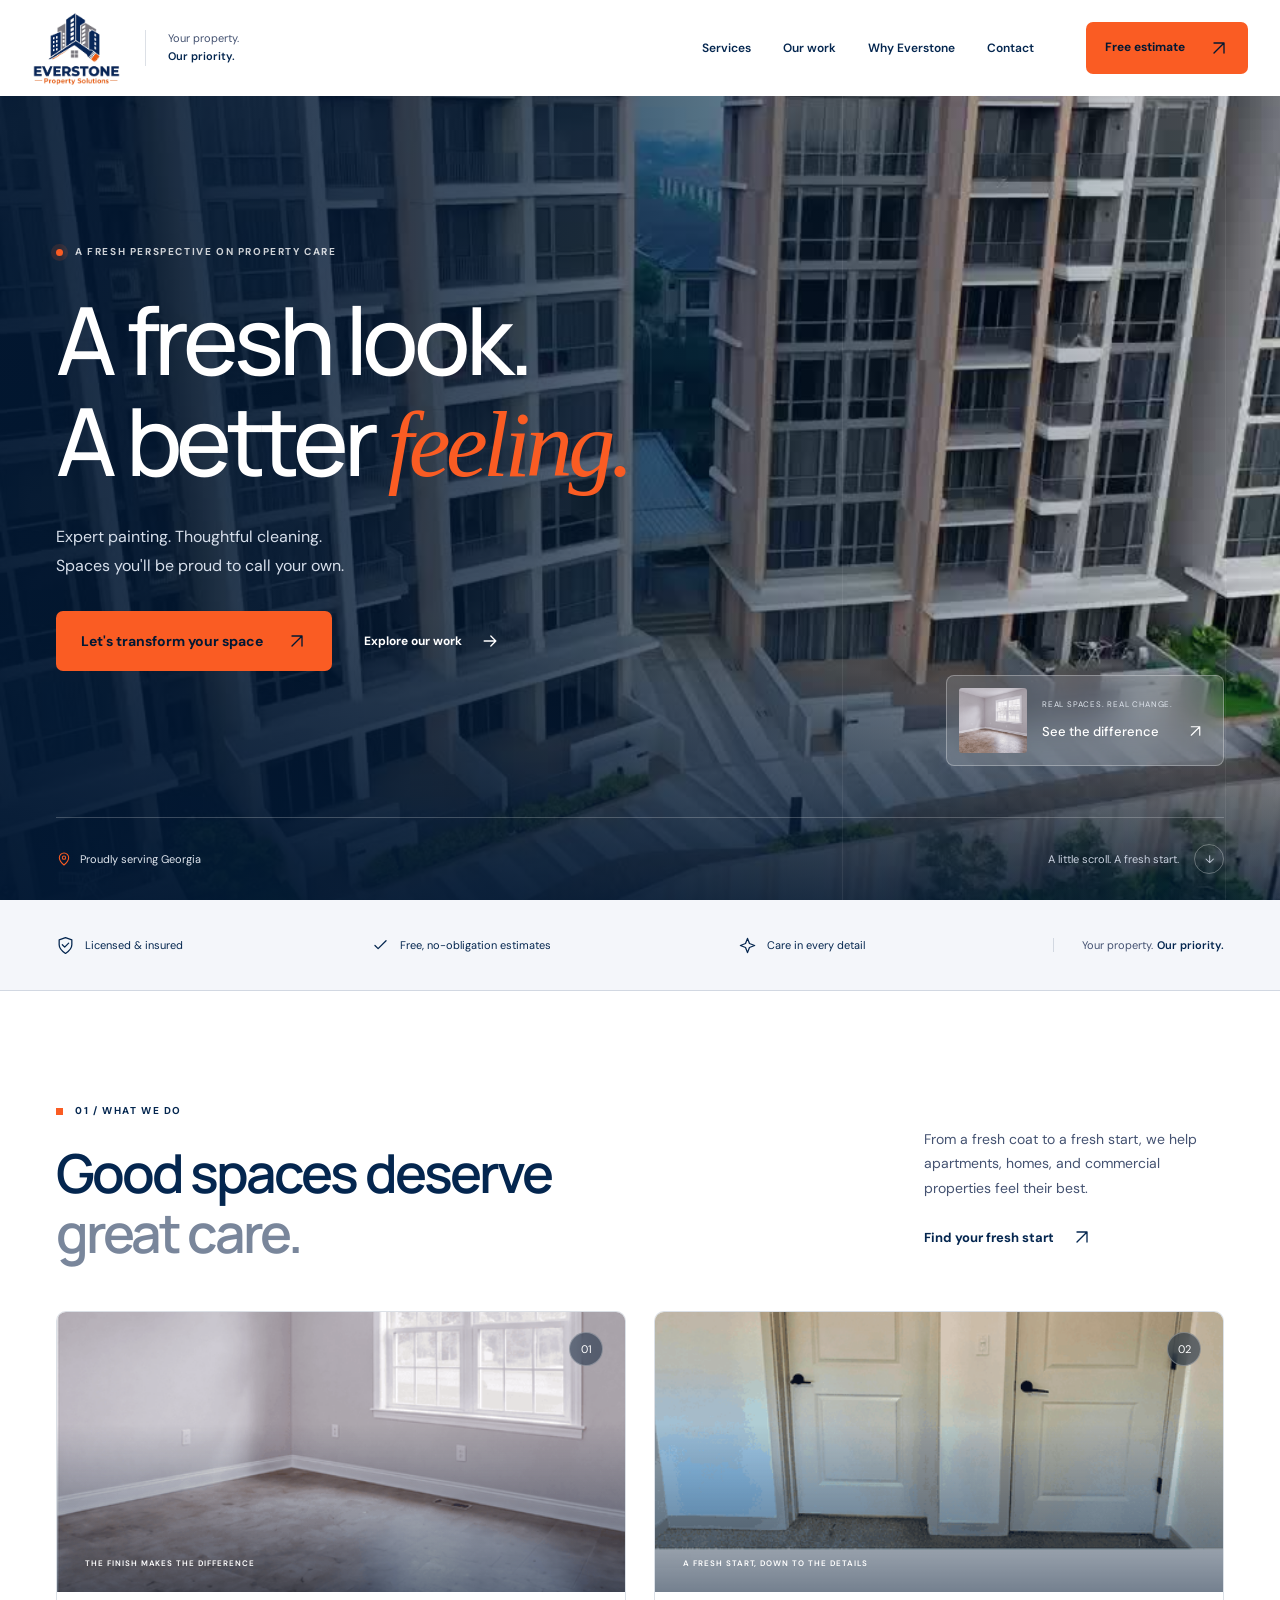
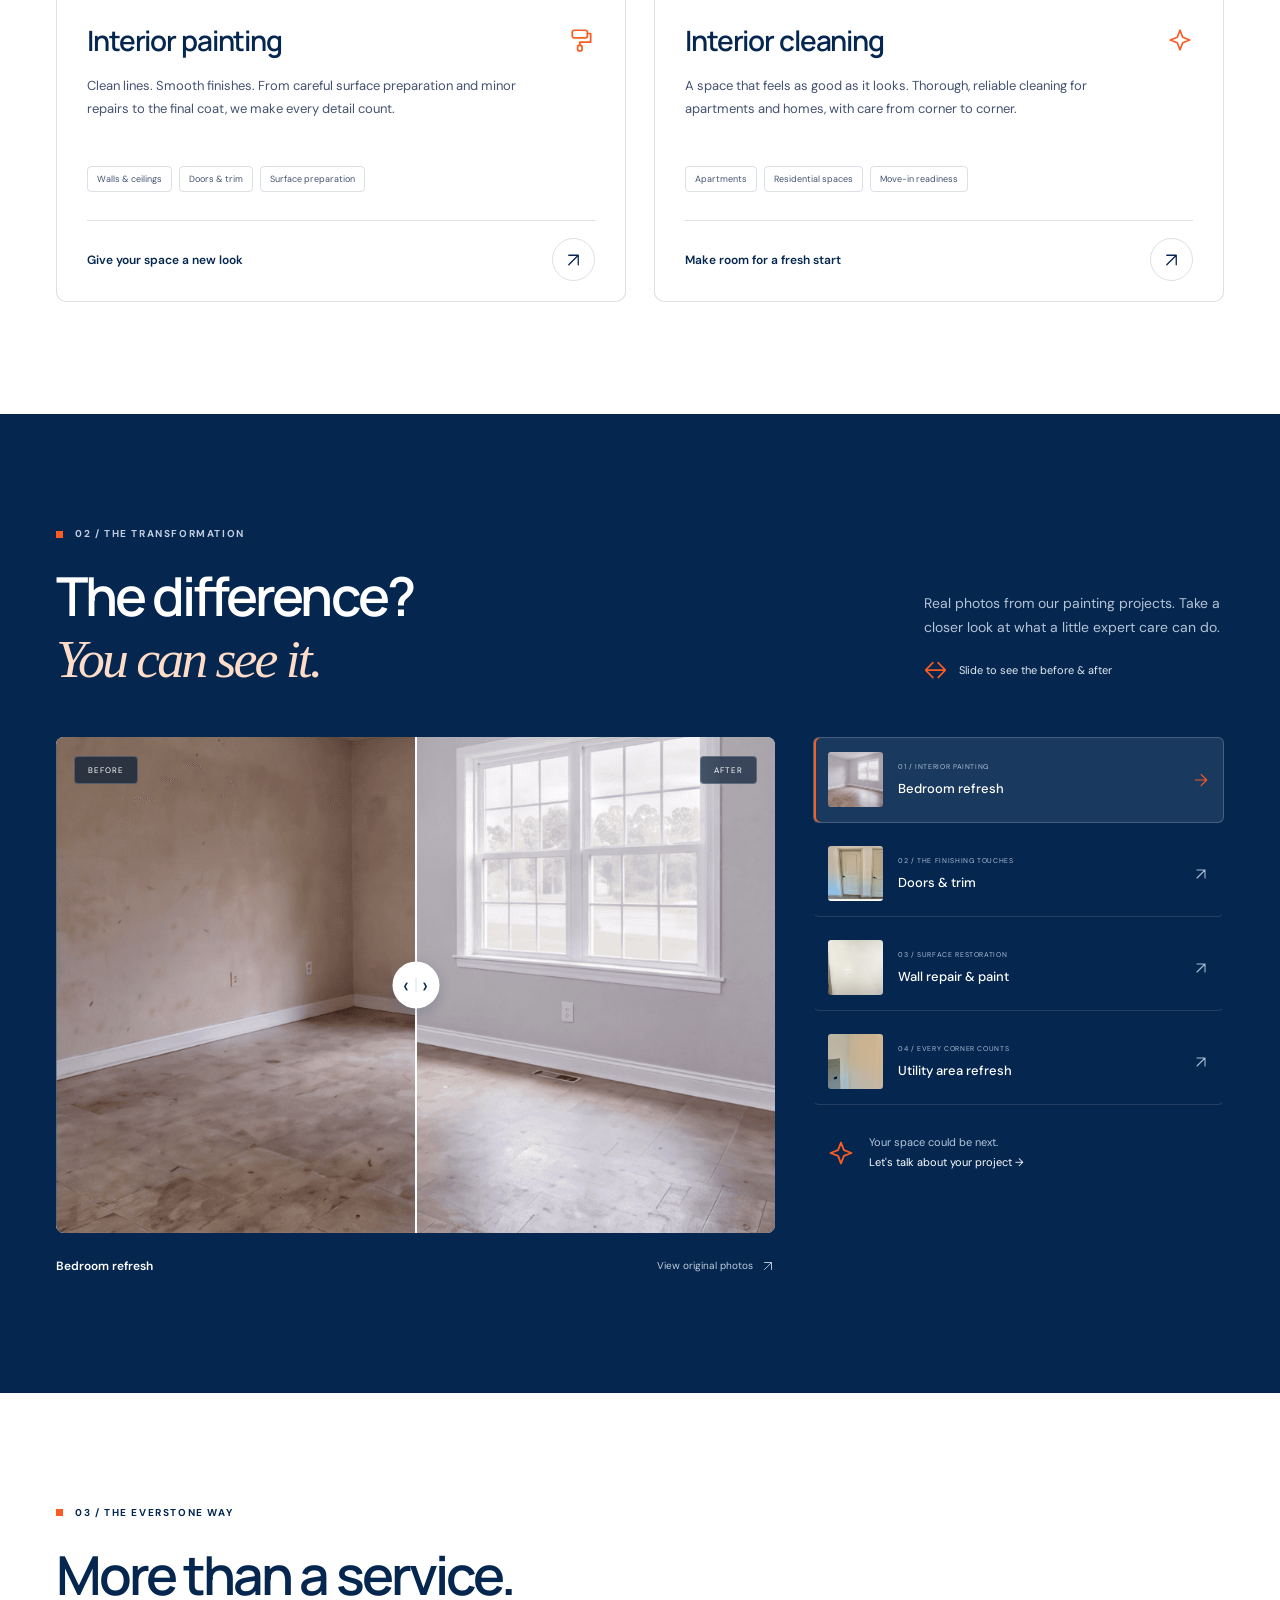
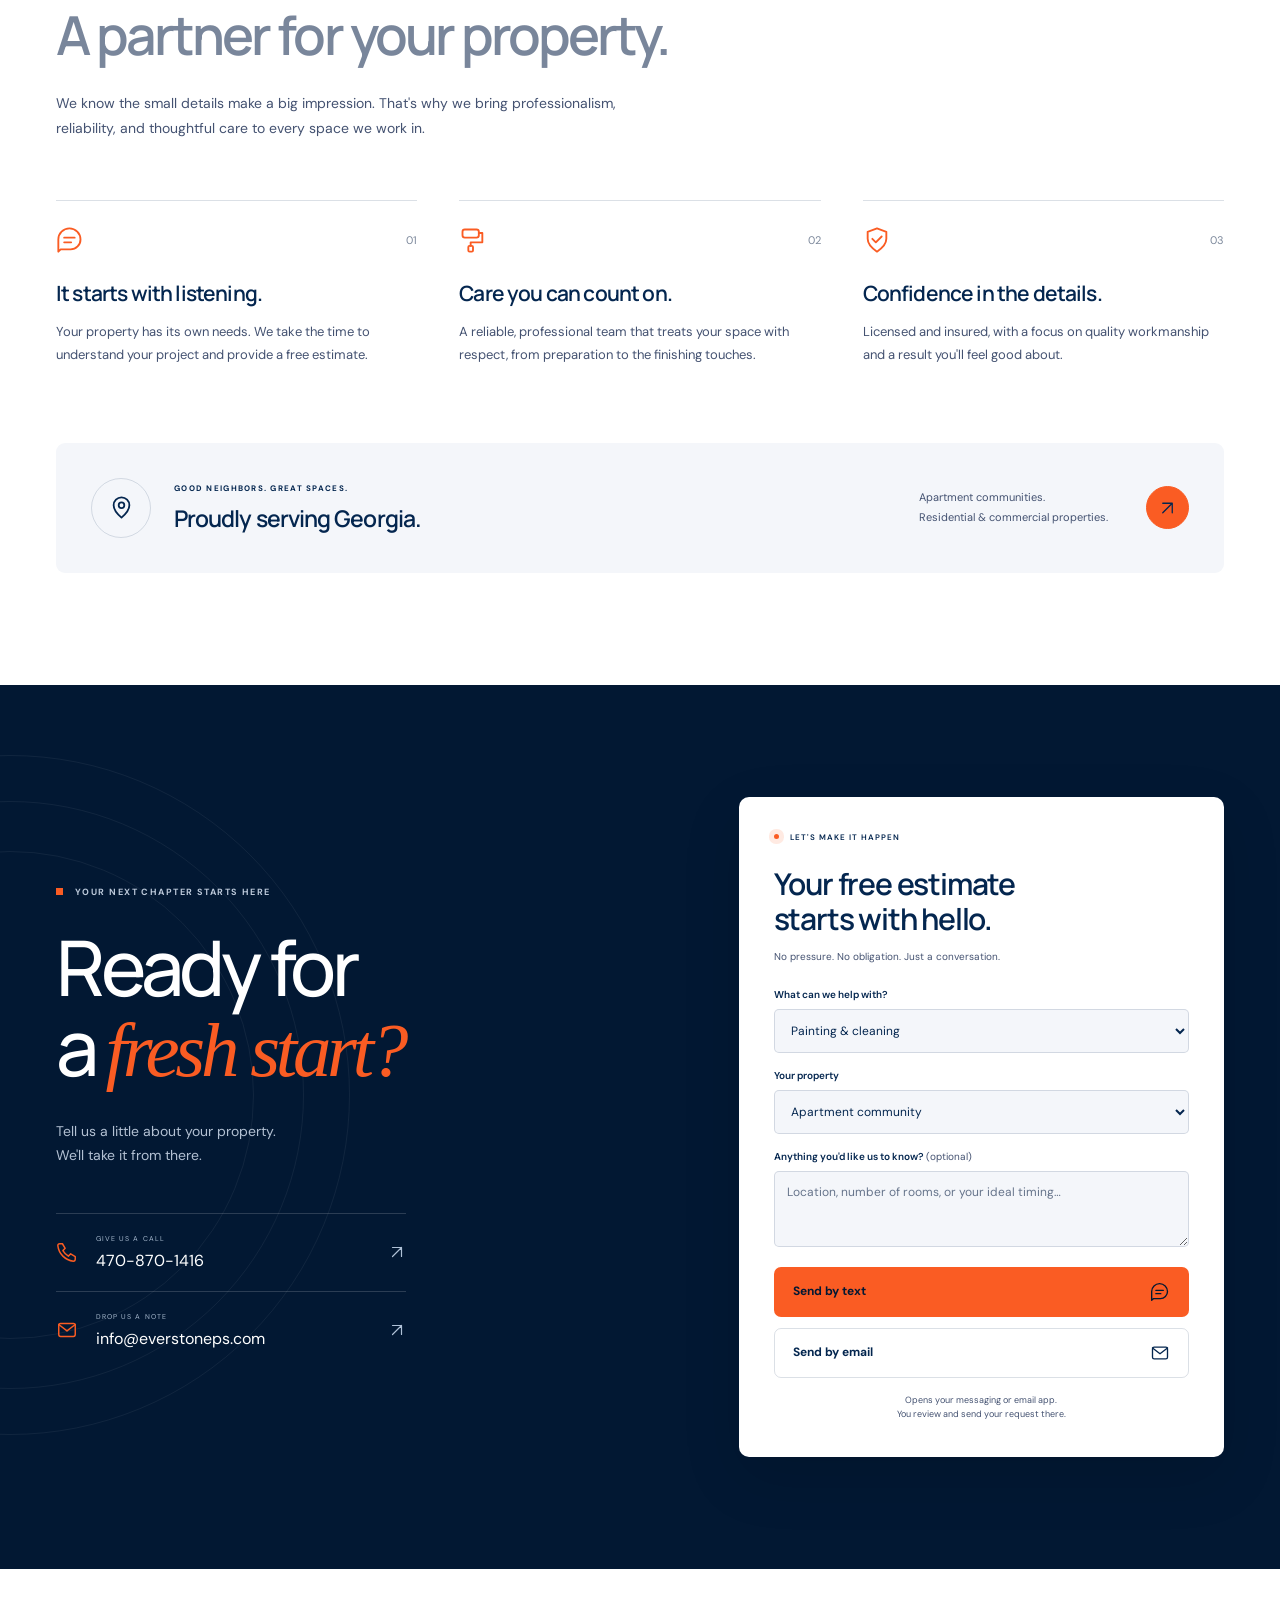
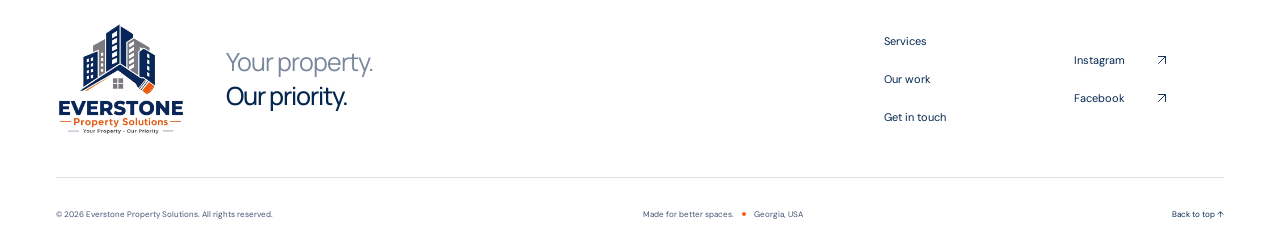
<file: index.html>
<!DOCTYPE html>
<html lang="en">
<head>
  <meta charset="UTF-8">
  <meta name="viewport" content="width=device-width, initial-scale=1">
  <meta name="theme-color" content="#04264F">
  <title>Everstone Property Solutions | Painting &amp; Cleaning in Georgia</title>
  <meta name="description" content="A fresh look. A better feeling. Professional interior painting and cleaning for apartment communities, homes, and commercial properties in Georgia. Get your free estimate.">
  <link rel="canonical" href="https://everstoneps.com/">
  <meta property="og:type" content="website">
  <meta property="og:title" content="Everstone Property Solutions — Your property. Our priority.">
  <meta property="og:description" content="Professional painting and cleaning. Thoughtful service. A fresh start for your property in Georgia.">
  <meta property="og:url" content="https://everstoneps.com/">
  <meta property="og:image" content="https://everstoneps.com/assets/hero-poster.jpg">
  <link rel="icon" href="everstone-logo-nav.png">
  <link rel="preconnect" href="https://fonts.googleapis.com">
  <link rel="preconnect" href="https://fonts.gstatic.com" crossorigin>
  <link href="https://fonts.googleapis.com/css2?family=DM+Sans:wght@400;500;600;700&family=Manrope:wght@400;500;600;700;800&display=swap" rel="stylesheet">
  <link rel="preload" href="assets/hero-poster.jpg" as="image" fetchpriority="high">
  <link rel="stylesheet" href="styles.css?v=54c0b07">
  <script src="script.js?v=54c0b07" defer></script>
  <script type="application/ld+json">{"@context":"https://schema.org","@type":"HomeAndConstructionBusiness","name":"Everstone Property Solutions","url":"https://everstoneps.com/","telephone":"+1-470-870-1416","email":"info@everstoneps.com","areaServed":{"@type":"State","name":"Georgia"},"image":"https://everstoneps.com/everstone-logo-full.png","sameAs":["https://www.instagram.com/everstone.property_solutions/","https://www.facebook.com/share/1F8JUviBXP/?mibextid=wwXIfr"]}</script>
</head>
<body>
  <a class="skip-link" href="#main">Skip to content</a>
  <svg class="icon-defs" xmlns="http://www.w3.org/2000/svg" aria-hidden="true"><defs>
    <symbol id="arrow" viewBox="0 0 24 24"><path d="M5 12h14m-6-6 6 6-6 6"/></symbol>
    <symbol id="diagonal" viewBox="0 0 24 24"><path d="M6 18 18 6M6 6h12v12"/></symbol>
    <symbol id="check" viewBox="0 0 24 24"><path d="m5 12 4 4L19 6"/></symbol>
    <symbol id="spark" viewBox="0 0 24 24"><path d="m12 3 2.5 6.5L21 12l-6.5 2.5L12 21l-2.5-6.5L3 12l6.5-2.5L12 3Z"/></symbol>
    <symbol id="phone" viewBox="0 0 24 24"><path d="m7 3 3 5-2.5 2.5a17 17 0 0 0 6 6L16 14l5 3v3c0 1-1 2-2 2C10 21 3 14 2 5c0-1 1-2 2-2h3Z"/></symbol>
    <symbol id="pin" viewBox="0 0 24 24"><path d="M19 10c0 5-7 11-7 11S5 15 5 10a7 7 0 1 1 14 0Z"/><circle cx="12" cy="10" r="2.5"/></symbol>
    <symbol id="shield" viewBox="0 0 24 24"><path d="m12 2 8 3v6c0 5-5 9-8 11-3-2-8-6-8-11V5l8-3Z"/><path d="m8 11 3 3 5-5"/></symbol>
    <symbol id="roller" viewBox="0 0 24 24"><rect x="3" y="3" width="14" height="7" rx="2"/><path d="M17 6h3v8H10v3"/><rect x="8" y="17" width="4" height="5" rx="1"/></symbol>
    <symbol id="mail" viewBox="0 0 24 24"><rect x="3" y="5" width="18" height="14" rx="2"/><path d="m3 6 9 7 9-7"/></symbol>
    <symbol id="chat" viewBox="0 0 24 24"><path d="M21 11.5a8.5 8.5 0 0 1-8.5 8.5H4l-2 2V11.5a9.5 9.5 0 0 1 19 0Z"/><path d="M7 10h9M7 14h6"/></symbol>
  </defs></svg>
  <header class="site-header" id="site-header">
    <div class="header-inner">
      <a class="brand" href="#home" aria-label="Everstone Property Solutions — home"><img src="everstone-logo-nav.png" width="913" height="751" alt="Everstone Property Solutions"><span class="brand-promise">Your property.<br><strong>Our priority.</strong></span></a>
      <nav class="desktop-nav" aria-label="Main navigation"><a href="#services">Services</a><a href="#work">Our work</a><a href="#why-us">Why Everstone</a><a href="#contact">Contact</a></nav>
      <a class="button button-small header-cta" href="#contact">Free estimate <svg class="icon"><use href="#diagonal"/></svg></a>
      <button class="menu-toggle js-only" type="button" aria-label="Open navigation" aria-controls="mobile-menu" aria-expanded="false"><span></span><span></span></button>
    </div><div class="scroll-progress" aria-hidden="true"></div>
  </header>
  <nav class="mobile-menu" id="mobile-menu" aria-label="Mobile navigation" hidden><span class="eyebrow">Make yourself at home.</span><a href="#services">Our services <span>01</span></a><a href="#work">Our work <span>02</span></a><a href="#why-us">Why Everstone <span>03</span></a><a href="#contact">Let's talk <span>04</span></a><a class="mobile-phone" href="tel:+14708701416">470-870-1416 <svg class="icon"><use href="#phone"/></svg></a></nav>
  <main id="main">
    <section class="hero" id="home" aria-labelledby="hero-title">
      <div class="hero-media" aria-hidden="true"><img class="hero-poster" src="assets/hero-poster.jpg" width="1024" height="576" alt="" fetchpriority="high"><video id="hero-video" muted loop playsinline preload="none" poster="assets/hero-poster.jpg" tabindex="-1" data-src="hero.mp4"></video></div>
      <div class="hero-shade" aria-hidden="true"></div><div class="hero-lines" aria-hidden="true"></div>
      <div class="hero-main container"><p class="eyebrow hero-intro"><span class="live-dot"></span> A fresh perspective on property care</p><h1 id="hero-title"><span class="title-line">A fresh look.</span><span class="title-line">A better <em>feeling.</em></span></h1><p class="hero-copy">Expert painting. Thoughtful cleaning.<br>Spaces you'll be proud to call your own.</p><div class="hero-actions"><a class="button" href="#contact">Let's transform your space <svg class="icon"><use href="#diagonal"/></svg></a><a class="text-link light" href="#work">Explore our work <svg class="icon"><use href="#arrow"/></svg></a></div></div>
      <a class="hero-project" href="#work"><span class="project-peek" aria-hidden="true"></span><span><small>REAL SPACES. REAL CHANGE.</small><strong>See the difference <svg class="icon"><use href="#diagonal"/></svg></strong></span></a>
      <div class="hero-bottom container"><span><svg class="icon"><use href="#pin"/></svg> Proudly serving Georgia</span><a class="scroll-cue" href="#services">A little scroll. A fresh start. <span>↓</span></a><button class="video-control js-only" id="video-control" type="button" aria-label="Play background video"><span class="play-symbol" aria-hidden="true">▶</span><span class="video-label">Play video</span></button></div>
    </section>
    <div class="trust-strip"><div class="container trust-inner"><span><svg class="icon"><use href="#shield"/></svg> Licensed &amp; insured</span><span><svg class="icon"><use href="#check"/></svg> Free, no-obligation estimates</span><span><svg class="icon"><use href="#spark"/></svg> Care in every detail</span><span class="trust-last">Your property. <strong>Our priority.</strong></span></div></div>
    <section class="services section-space container" id="services" aria-labelledby="services-title">
      <div class="section-heading reveal"><div><p class="eyebrow"><span class="orange-square"></span> 01 / What we do</p><h2 id="services-title">Good spaces deserve<br><span class="muted-heading">great care.</span></h2></div><div class="heading-aside"><p>From a fresh coat to a fresh start, we help apartments, homes, and commercial properties feel their best.</p><a class="text-link" href="#contact">Find your fresh start <svg class="icon"><use href="#diagonal"/></svg></a></div></div>
      <div class="service-grid">
        <article class="service-card reveal"><div class="service-photo painting-photo" role="img" aria-label="Freshly painted bedroom from an Everstone project"><span class="photo-category">THE FINISH MAKES THE DIFFERENCE</span><span class="service-number">01</span></div><div class="service-body"><div class="service-title"><h3>Interior painting</h3><svg class="icon"><use href="#roller"/></svg></div><p>Clean lines. Smooth finishes. From careful surface preparation and minor repairs to the final coat, we make every detail count.</p><ul class="service-tags" aria-label="Painting services"><li>Walls &amp; ceilings</li><li>Doors &amp; trim</li><li>Surface preparation</li></ul><a class="service-link" href="#contact" data-service="Interior painting">Give your space a new look <span class="round-arrow"><svg class="icon"><use href="#diagonal"/></svg></span></a></div></article>
        <article class="service-card reveal" style="--delay:100ms"><div class="service-photo cleaning-photo" role="img" aria-label="Refreshed interior and doors"><span class="photo-category">A FRESH START, DOWN TO THE DETAILS</span><span class="service-number">02</span></div><div class="service-body"><div class="service-title"><h3>Interior cleaning</h3><svg class="icon"><use href="#spark"/></svg></div><p>A space that feels as good as it looks. Thorough, reliable cleaning for apartments and homes, with care from corner to corner.</p><ul class="service-tags" aria-label="Cleaning services"><li>Apartments</li><li>Residential spaces</li><li>Move-in readiness</li></ul><a class="service-link" href="#contact" data-service="Interior cleaning">Make room for a fresh start <span class="round-arrow"><svg class="icon"><use href="#diagonal"/></svg></span></a></div></article>
      </div>
    </section>
    <section class="work-section section-space" id="work" aria-labelledby="work-title"><div class="container">
      <div class="section-heading reveal"><div><p class="eyebrow"><span class="orange-square"></span> 02 / The transformation</p><h2 id="work-title">The difference?<br><em>You can see it.</em></h2></div><div class="heading-aside"><p>Real photos from our painting projects. Take a closer look at what a little expert care can do.</p><span class="work-hint"><span>↔</span> Slide to see the before &amp; after</span></div></div>
      <div class="work-layout reveal"><div class="comparison-wrap"><figure class="comparison" id="comparison" style="--split:50%;--photo:url('work-1.png');--photo-size:214%;--before-x:4%;--after-x:96%;--photo-y:64%"><div class="compare-photo after" role="img" aria-label="Bedroom after painting"></div><div class="compare-photo before" role="img" aria-label="Bedroom before painting"></div><span class="compare-label label-before">BEFORE</span><span class="compare-label label-after">AFTER</span><div class="compare-handle" aria-hidden="true"><span>‹ <i></i> ›</span></div><input class="compare-range js-only" id="compare-range" type="range" min="0" max="100" value="50" aria-label="Compare before and after photos" aria-valuetext="50 percent before, 50 percent after"><figcaption class="sr-only" id="comparison-caption">Bedroom refresh: compare the original wall finish with the newly painted room.</figcaption></figure><div class="comparison-footer"><span id="project-title" aria-live="polite">Bedroom refresh</span><a href="work-1.png" id="original-photo" target="_blank" rel="noopener">View original photos <svg class="icon"><use href="#diagonal"/></svg></a></div></div>
      <div class="project-list" role="group" aria-label="Choose a painting project">
        <button class="project-choice active js-only" type="button" data-project="0" aria-pressed="true"><span class="project-thumb thumb-1" aria-hidden="true"></span><span><small>01 / INTERIOR PAINTING</small><strong>Bedroom refresh</strong></span><svg class="icon"><use href="#diagonal"/></svg></button>
        <button class="project-choice js-only" type="button" data-project="1" aria-pressed="false"><span class="project-thumb thumb-2" aria-hidden="true"></span><span><small>02 / THE FINISHING TOUCHES</small><strong>Doors &amp; trim</strong></span><svg class="icon"><use href="#diagonal"/></svg></button>
        <button class="project-choice js-only" type="button" data-project="2" aria-pressed="false"><span class="project-thumb thumb-3" aria-hidden="true"></span><span><small>03 / SURFACE RESTORATION</small><strong>Wall repair &amp; paint</strong></span><svg class="icon"><use href="#diagonal"/></svg></button>
        <button class="project-choice js-only" type="button" data-project="3" aria-pressed="false"><span class="project-thumb thumb-4" aria-hidden="true"></span><span><small>04 / EVERY CORNER COUNTS</small><strong>Utility area refresh</strong></span><svg class="icon"><use href="#diagonal"/></svg></button>
        <noscript><p><a href="work-2.png">Doors &amp; trim photos</a></p><p><a href="work-3.png">Wall repair photos</a></p><p><a href="work-4.png">Utility area photos</a></p></noscript><div class="project-note"><svg class="icon"><use href="#spark"/></svg><p>Your space could be next.<br><a href="#contact">Let's talk about your project →</a></p></div>
      </div></div>
    </div></section>
    <section class="why-section section-space container" id="why-us" aria-labelledby="why-title"><div class="why-intro reveal"><p class="eyebrow"><span class="orange-square"></span> 03 / The Everstone way</p><h2 id="why-title">More than a service.<br><span class="muted-heading">A partner for your property.</span></h2><p>We know the small details make a big impression. That's why we bring professionalism, reliability, and thoughtful care to every space we work in.</p></div><div class="values-grid">
      <article class="value reveal"><span class="value-top"><svg class="icon"><use href="#chat"/></svg><small>01</small></span><h3>It starts with listening.</h3><p>Your property has its own needs. We take the time to understand your project and provide a free estimate.</p></article>
      <article class="value reveal" style="--delay:80ms"><span class="value-top"><svg class="icon"><use href="#roller"/></svg><small>02</small></span><h3>Care you can count on.</h3><p>A reliable, professional team that treats your space with respect, from preparation to the finishing touches.</p></article>
      <article class="value reveal" style="--delay:160ms"><span class="value-top"><svg class="icon"><use href="#shield"/></svg><small>03</small></span><h3>Confidence in the details.</h3><p>Licensed and insured, with a focus on quality workmanship and a result you'll feel good about.</p></article>
    </div><div class="georgia-strip reveal"><span class="georgia-icon"><svg class="icon"><use href="#pin"/></svg></span><div><p class="eyebrow">Good neighbors. Great spaces.</p><h3>Proudly serving Georgia.</h3></div><p>Apartment communities.<br>Residential &amp; commercial properties.</p><a class="round-arrow" href="#contact" aria-label="Request an estimate in Georgia"><svg class="icon"><use href="#diagonal"/></svg></a></div></section>
    <section class="contact-section section-space" id="contact" aria-labelledby="contact-title"><div class="contact-orbit" aria-hidden="true"></div><div class="container contact-layout">
      <div class="contact-intro reveal"><p class="eyebrow"><span class="orange-square"></span> Your next chapter starts here</p><h2 id="contact-title">Ready for<br>a <em>fresh start?</em></h2><p>Tell us a little about your property.<br>We'll take it from there.</p><div class="direct-contact"><a href="tel:+14708701416"><svg class="icon"><use href="#phone"/></svg><span><small>GIVE US A CALL</small>470-870-1416</span><svg class="icon"><use href="#diagonal"/></svg></a><a href="mailto:info@everstoneps.com"><svg class="icon"><use href="#mail"/></svg><span><small>DROP US A NOTE</small>info@everstoneps.com</span><svg class="icon"><use href="#diagonal"/></svg></a></div></div>
      <div class="estimate-card reveal" style="--delay:120ms"><span class="estimate-eyebrow"><span class="live-dot"></span> LET'S MAKE IT HAPPEN</span><h3>Your free estimate<br>starts with hello.</h3><p>No pressure. No obligation. Just a conversation.</p><div class="estimate-fields js-only"><label for="estimate-service">What can we help with?</label><select id="estimate-service"><option>Painting &amp; cleaning</option><option>Interior painting</option><option>Interior cleaning</option></select><label for="estimate-property">Your property</label><select id="estimate-property"><option>Apartment community</option><option>Residential property</option><option>Commercial property</option></select><label for="estimate-details">Anything you'd like us to know? <span>(optional)</span></label><textarea id="estimate-details" rows="2" maxlength="800" placeholder="Location, number of rooms, or your ideal timing…"></textarea></div><a class="button estimate-send" id="estimate-text" href="sms:+14708701416?body=Hello%20Everstone%2C%20I%20would%20like%20a%20free%20estimate%20for%20my%20property.">Send by text <svg class="icon"><use href="#chat"/></svg></a><a class="button button-outline estimate-send" id="estimate-email" href="mailto:info@everstoneps.com?subject=Free%20estimate%20request&amp;body=Hello%20Everstone%2C%20I%20would%20like%20a%20free%20estimate%20for%20my%20property.">Send by email <svg class="icon"><use href="#mail"/></svg></a><p class="estimate-note">Opens your messaging or email app.<br>You review and send your request there.</p></div>
    </div></section>
  </main>
  <footer class="footer"><div class="container"><div class="footer-top"><a class="footer-brand" href="#home"><img src="everstone-logo-full.png" width="913" height="814" alt="Everstone Property Solutions — home"></a><p>Your property.<br><strong>Our priority.</strong></p><div class="footer-links"><a href="#services">Services</a><a href="#work">Our work</a><a href="#contact">Get in touch</a></div><div class="footer-social"><a href="https://www.instagram.com/everstone.property_solutions/" target="_blank" rel="noopener noreferrer">Instagram <svg class="icon"><use href="#diagonal"/></svg></a><a href="https://www.facebook.com/share/1F8JUviBXP/?mibextid=wwXIfr" target="_blank" rel="noopener noreferrer">Facebook <svg class="icon"><use href="#diagonal"/></svg></a></div></div><div class="footer-bottom"><span>© <span id="year">2026</span> Everstone Property Solutions. All rights reserved.</span><span>Made for better spaces. <span class="footer-dot"></span> Georgia, USA</span><a href="#home">Back to top ↑</a></div></div></footer>
  <div class="mobile-contact"><a href="tel:+14708701416" aria-label="Call Everstone at 470-870-1416"><svg class="icon"><use href="#phone"/></svg> Call</a><a href="#contact">Get a free estimate <svg class="icon"><use href="#diagonal"/></svg></a></div>
</body>
</html>
</file>
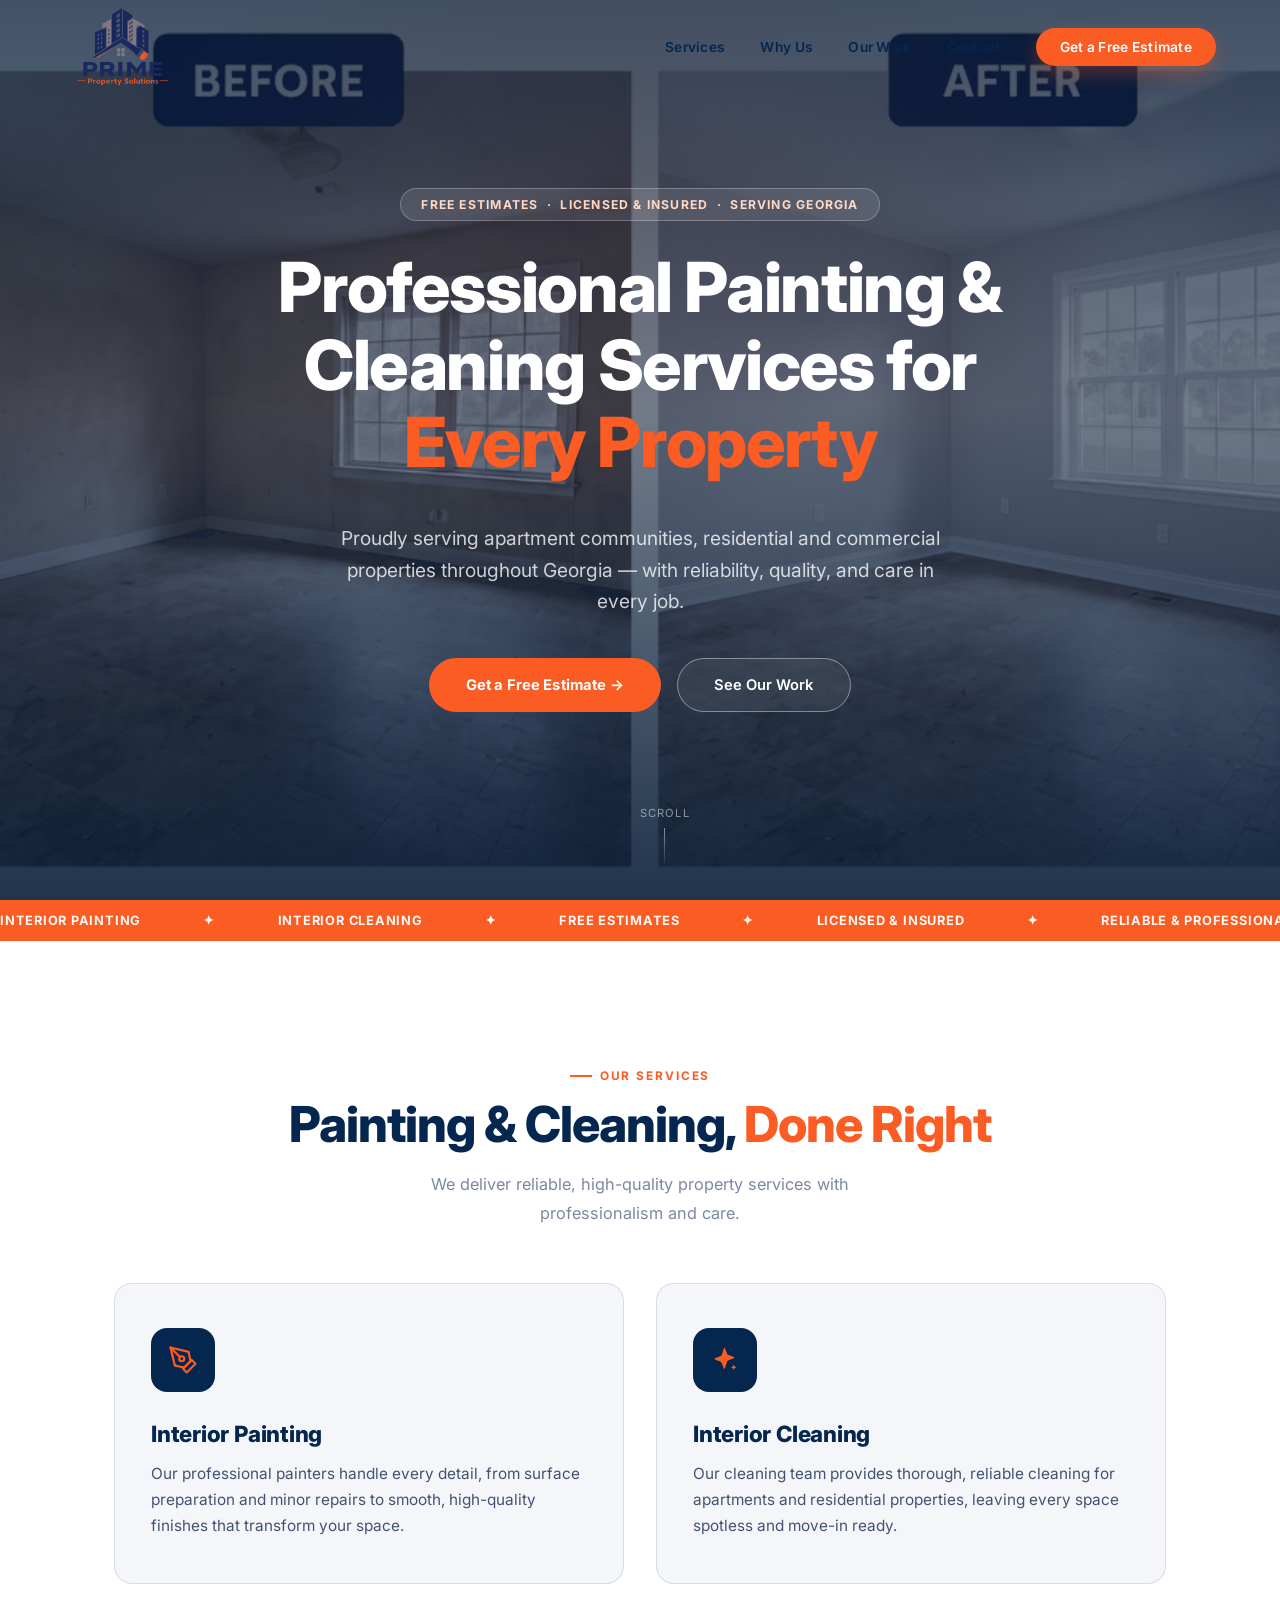
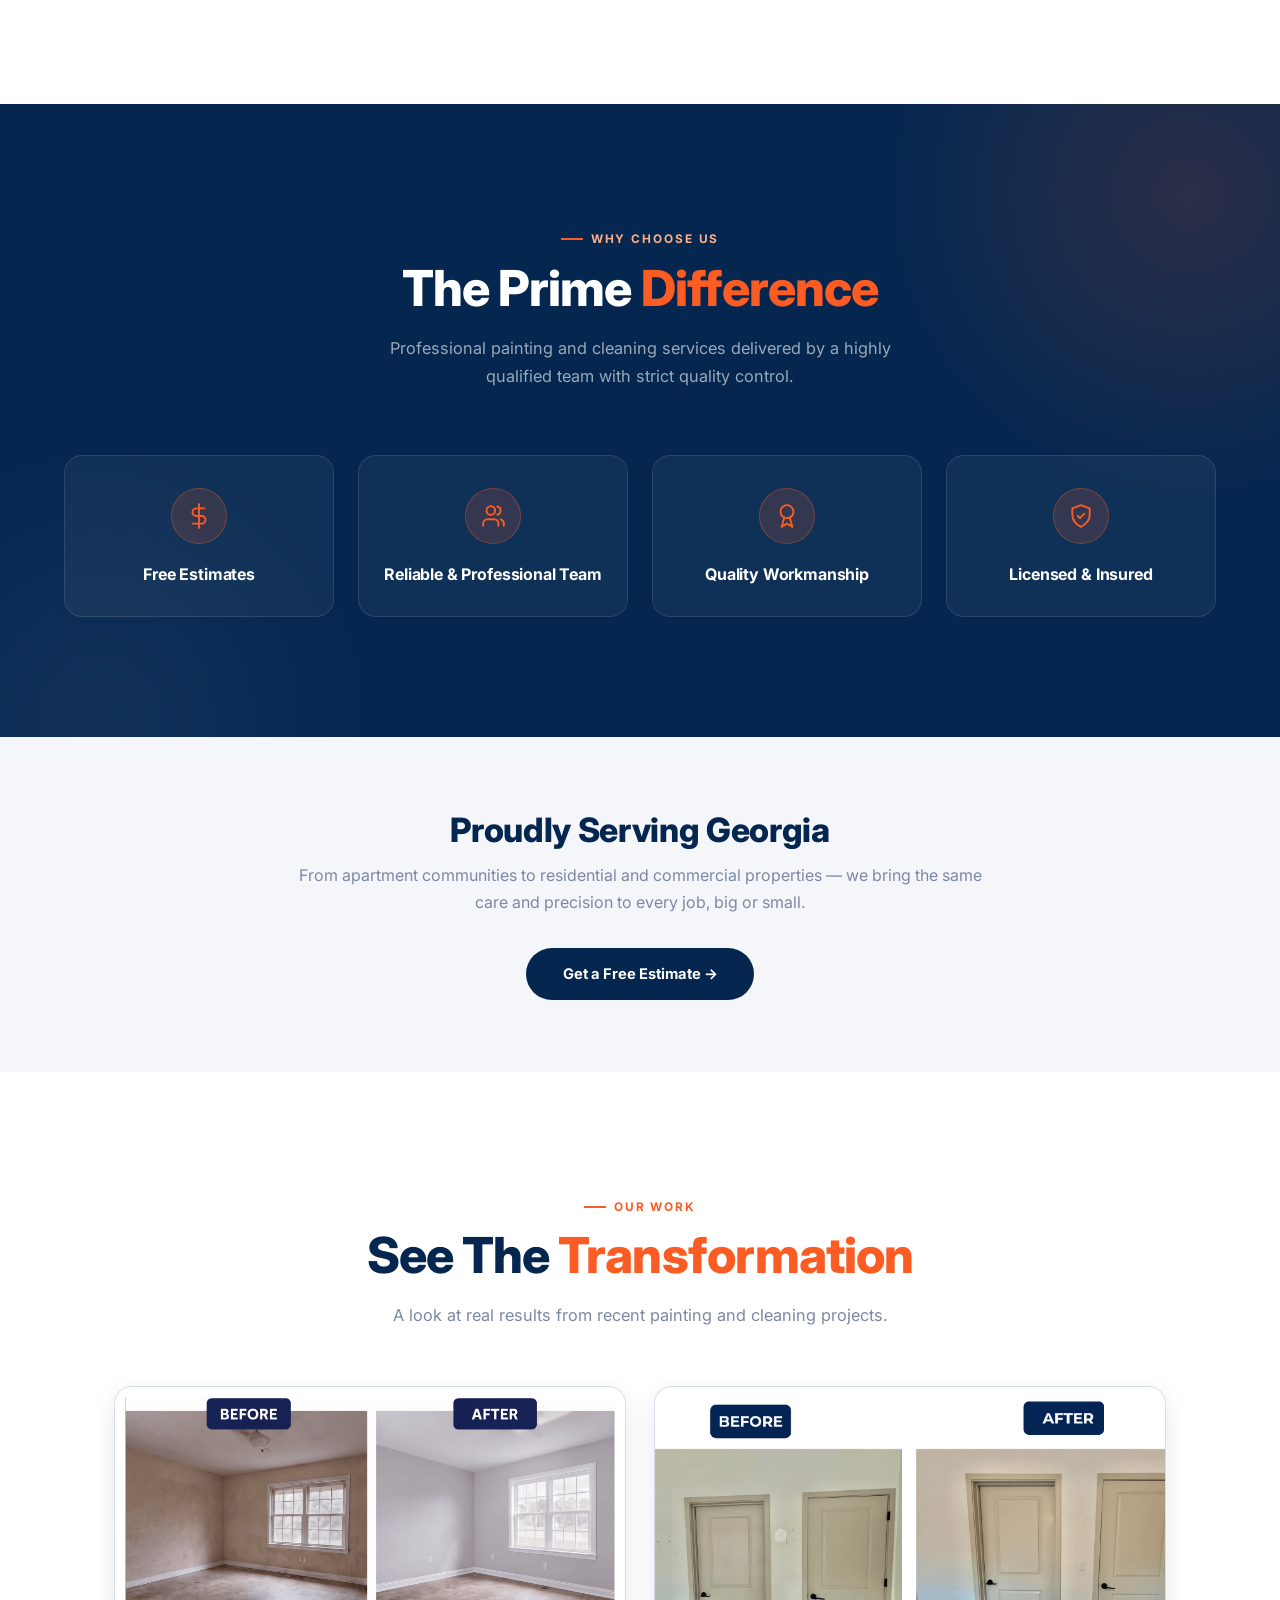
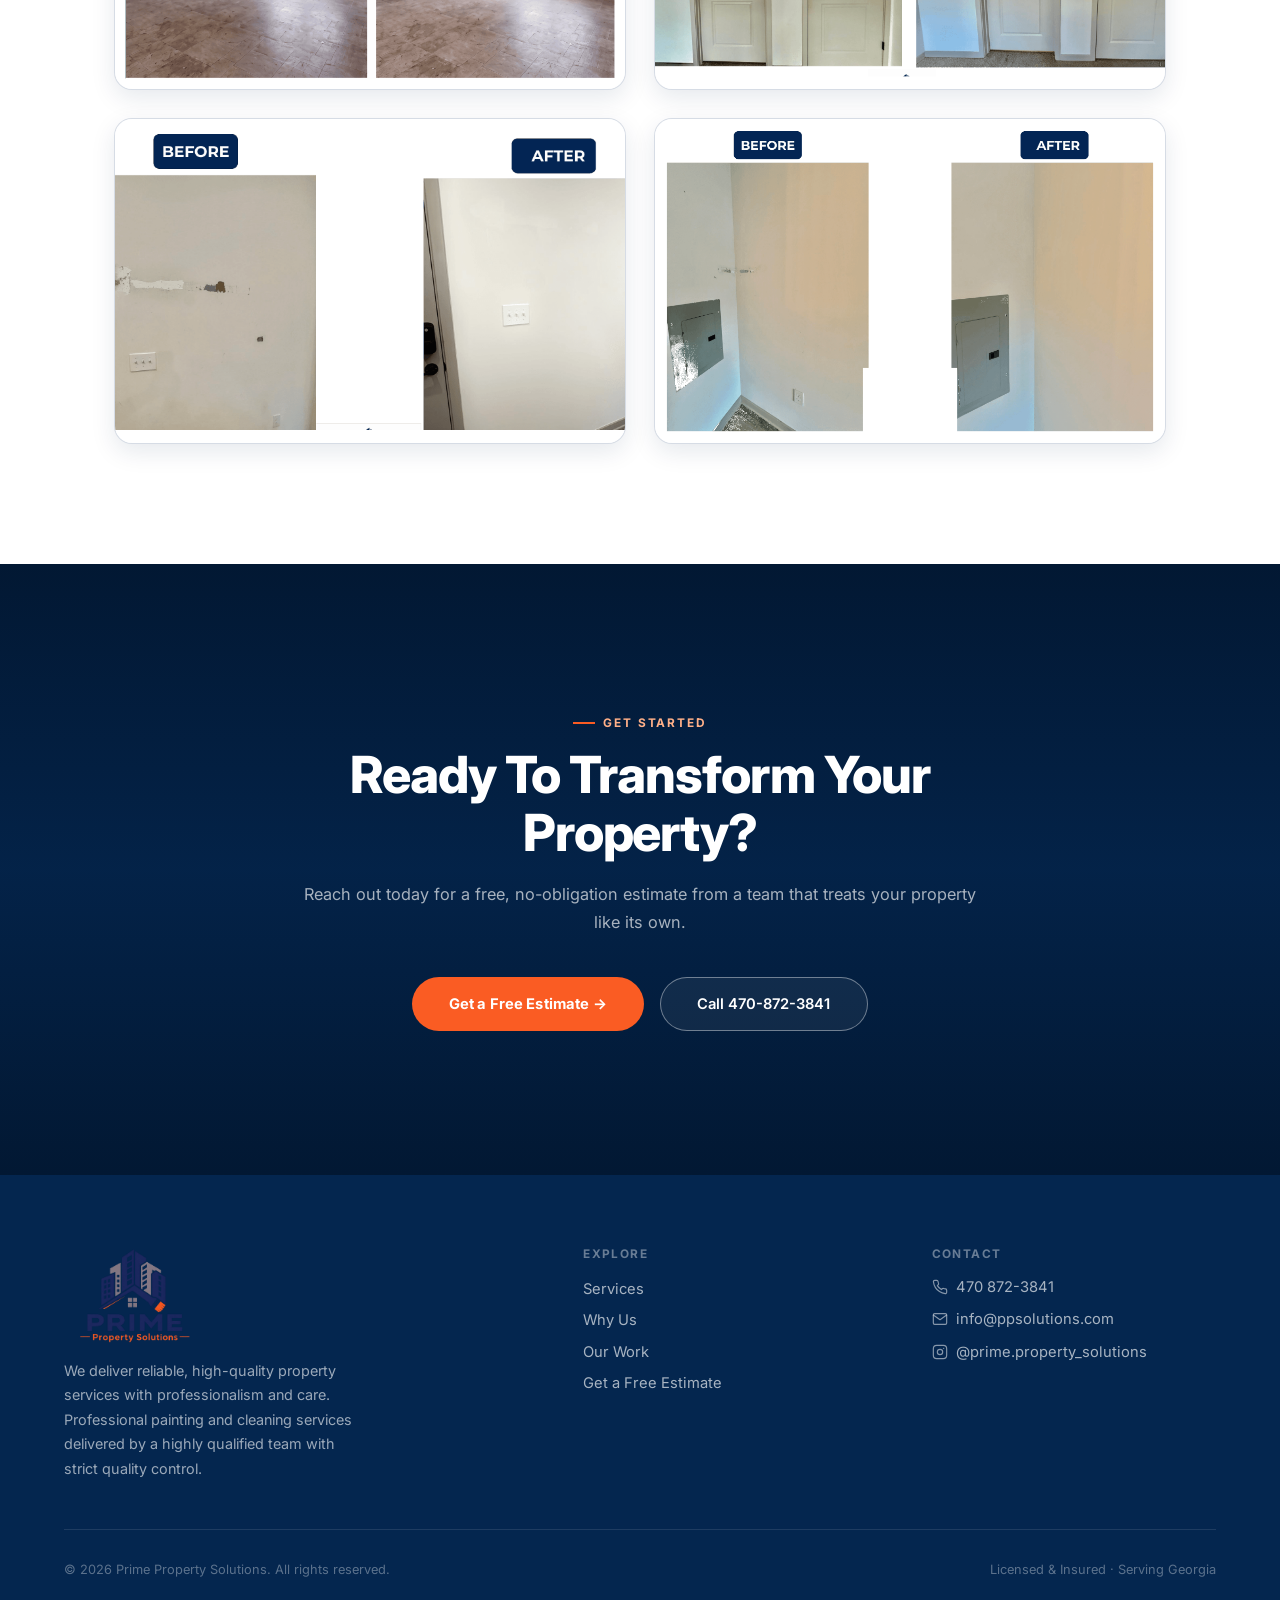
<file: index.html.html>
<!DOCTYPE html>
<html lang="en">
<head>
<meta charset="UTF-8">
<meta name="viewport" content="width=device-width, initial-scale=1.0">
<title>Prime Property Solutions | Painting &amp; Cleaning Services in Georgia</title>
<meta name="description" content="Professional painting and cleaning services for apartments, residential properties, and commercial spaces throughout Georgia. Free estimates, licensed &amp; insured.">
<link rel="preconnect" href="https://fonts.googleapis.com">
<link rel="preconnect" href="https://fonts.gstatic.com" crossorigin>
<link href="https://fonts.googleapis.com/css2?family=Inter:wght@400;500;600;700;800;900&display=swap" rel="stylesheet">
<link rel="icon" href="logo-cropped.png">
<style>
  :root {
    --navy: #04264F;
    --navy-deep: #021833;
    --navy-mid: #123870;
    --orange: #FA5C23;
    --orange-dark: #DE4611;
    --orange-light: #FFDCC8;
    --bg: #FFFFFF;
    --bg-soft: #F4F6FA;
    --bg-soft-2: #EAEEF6;
    --text-mid: #445271;
    --text-muted: #7C88A3;
    --border: rgba(4,38,79,0.12);
    --shadow: 0 20px 60px rgba(4,38,79,0.14);
    --shadow-sm: 0 8px 24px rgba(4,38,79,0.1);
    --radius: 18px;
  }
  *, *::before, *::after { box-sizing: border-box; margin: 0; padding: 0; }
  html { scroll-behavior: smooth; }
  body {
    font-family: 'Inter', sans-serif;
    background: var(--bg);
    color: var(--navy);
    overflow-x: hidden;
  }
  img { max-width: 100%; display: block; }

  ::-webkit-scrollbar { width: 6px; }
  ::-webkit-scrollbar-track { background: var(--bg-soft); }
  ::-webkit-scrollbar-thumb { background: var(--orange); border-radius: 3px; }

  /* NAV */
  nav {
    position: fixed;
    top: 0; left: 0; right: 0;
    z-index: 1000;
    padding: 0 5vw;
    height: 92px;
    display: flex;
    align-items: center;
    justify-content: space-between;
    transition: background 0.4s, backdrop-filter 0.4s, box-shadow 0.4s, height 0.3s;
  }
  nav.scrolled {
    background: rgba(255,255,255,0.92);
    backdrop-filter: blur(14px);
    box-shadow: 0 2px 24px rgba(4,38,79,0.08);
    height: 78px;
  }
  .nav-logo { display: flex; align-items: center; gap: 0.6rem; text-decoration: none; }
  .nav-logo img { height: 80px; width: auto; transition: height 0.3s; }
  nav.scrolled .nav-logo img { height: 66px; }
  .nav-links {
    display: flex;
    gap: 2.2rem;
    list-style: none;
    align-items: center;
  }
  .nav-links a {
    text-decoration: none;
    color: var(--navy);
    font-size: 0.86rem;
    font-weight: 600;
    letter-spacing: 0.02em;
    transition: color 0.2s;
  }
  .nav-links a:hover { color: var(--orange); }
  .nav-cta {
    background: var(--orange);
    color: #fff !important;
    padding: 0.7rem 1.5rem;
    border-radius: 50px;
    transition: background 0.2s, transform 0.15s, box-shadow 0.2s !important;
    box-shadow: 0 8px 20px rgba(250,92,35,0.3);
  }
  .nav-cta:hover { background: var(--orange-dark) !important; transform: translateY(-1px) scale(1.02); }
  .hamburger { display: none; flex-direction: column; gap: 5px; cursor: pointer; padding: 4px; }
  .hamburger span { display: block; width: 24px; height: 2px; background: var(--navy); border-radius: 2px; transition: all 0.3s; }
  .mobile-menu {
    display: none;
    position: fixed;
    inset: 92px 0 0 0;
    background: var(--bg);
    z-index: 999;
    flex-direction: column;
    align-items: center;
    justify-content: center;
    gap: 2.4rem;
  }
  .mobile-menu.open { display: flex; }
  .mobile-menu a {
    font-size: 1.6rem;
    font-weight: 700;
    color: var(--navy);
    text-decoration: none;
    transition: color 0.2s;
  }
  .mobile-menu a:hover { color: var(--orange); }

  /* HERO */
  .hero {
    min-height: 100vh;
    position: relative;
    display: flex;
    align-items: center;
    justify-content: center;
    overflow: hidden;
    background: var(--navy-deep);
  }
  .hero-video {
    position: absolute;
    inset: 0;
    width: 100%;
    height: 100%;
    object-fit: cover;
  }
  .hero-overlay {
    position: absolute;
    inset: 0;
    background:
      linear-gradient(180deg, rgba(2,24,51,0.75) 0%, rgba(2,24,51,0.55) 45%, rgba(2,24,51,0.88) 100%),
      radial-gradient(ellipse 70% 60% at 50% 20%, rgba(250,92,35,0.18) 0%, transparent 65%);
  }
  .hero-content {
    position: relative;
    z-index: 1;
    text-align: center;
    padding: 2rem 5vw;
    max-width: 920px;
  }
  .hero-badge {
    display: inline-flex;
    align-items: center;
    gap: 0.5rem;
    background: rgba(255,255,255,0.1);
    border: 1px solid rgba(255,255,255,0.25);
    color: #FFD9C4;
    font-size: 0.76rem;
    font-weight: 700;
    letter-spacing: 0.1em;
    text-transform: uppercase;
    padding: 0.5rem 1.25rem;
    border-radius: 50px;
    margin-bottom: 1.75rem;
    animation: fadeUp 0.8s ease both;
  }
  .hero h1 {
    font-size: clamp(2.4rem, 5.4vw, 4.4rem);
    font-weight: 800;
    color: #fff;
    line-height: 1.12;
    letter-spacing: -0.02em;
    margin-bottom: 0.6em;
    animation: fadeUp 0.8s 0.15s ease both;
  }
  .hero h1 em {
    font-style: normal;
    color: var(--orange);
    display: inline;
  }
  .hero-tagline {
    font-size: clamp(1rem, 1.6vw, 1.2rem);
    color: rgba(255,255,255,0.78);
    font-weight: 400;
    max-width: 620px;
    margin: 0 auto 2.5rem;
    line-height: 1.65;
    animation: fadeUp 0.8s 0.3s ease both;
  }
  .hero-actions {
    display: flex;
    gap: 1rem;
    justify-content: center;
    flex-wrap: wrap;
    animation: fadeUp 0.8s 0.45s ease both;
  }
  .btn-primary {
    background: var(--orange);
    color: #fff;
    border: none;
    padding: 1.05rem 2.3rem;
    border-radius: 50px;
    font-family: 'Inter', sans-serif;
    font-size: 0.92rem;
    font-weight: 700;
    cursor: pointer;
    text-decoration: none;
    display: inline-flex;
    align-items: center;
    gap: 0.5rem;
    transition: all 0.25s;
    letter-spacing: 0.01em;
  }
  .btn-primary:hover { background: var(--orange-dark); transform: translateY(-2px); box-shadow: 0 10px 28px rgba(250,92,35,0.45); }
  .btn-secondary {
    background: rgba(255,255,255,0.06);
    color: #fff;
    border: 1.5px solid rgba(255,255,255,0.4);
    padding: 1.05rem 2.3rem;
    border-radius: 50px;
    font-family: 'Inter', sans-serif;
    font-size: 0.92rem;
    font-weight: 600;
    cursor: pointer;
    text-decoration: none;
    display: inline-flex;
    align-items: center;
    gap: 0.5rem;
    transition: all 0.25s;
  }
  .btn-secondary:hover { background: rgba(255,255,255,0.14); border-color: rgba(255,255,255,0.7); transform: translateY(-2px); }
  .btn-dark {
    background: var(--navy);
    color: #fff;
    border: none;
    padding: 1.05rem 2.3rem;
    border-radius: 50px;
    font-family: 'Inter', sans-serif;
    font-size: 0.92rem;
    font-weight: 700;
    cursor: pointer;
    text-decoration: none;
    display: inline-flex;
    align-items: center;
    gap: 0.5rem;
    transition: all 0.25s;
  }
  .btn-dark:hover { background: var(--navy-mid); transform: translateY(-2px); box-shadow: 0 10px 28px rgba(4,38,79,0.3); }

  .scroll-indicator {
    position: absolute;
    bottom: 2rem;
    left: 50%;
    transform: translateX(-50%);
    display: flex;
    flex-direction: column;
    align-items: center;
    gap: 0.5rem;
    color: rgba(255,255,255,0.5);
    font-size: 0.7rem;
    letter-spacing: 0.1em;
    text-transform: uppercase;
    animation: fadeUp 0.8s 0.8s both;
    z-index: 1;
  }
  .scroll-line {
    width: 1px;
    height: 40px;
    background: linear-gradient(to bottom, rgba(255,255,255,0.5), transparent);
    animation: scrollLine 2s ease infinite;
  }

  /* TICKER */
  .ticker {
    background: var(--orange);
    padding: 0.8rem 0;
    overflow: hidden;
    position: relative;
    z-index: 2;
  }
  .ticker-inner {
    display: flex;
    gap: 3.5rem;
    white-space: nowrap;
    animation: ticker 26s linear infinite;
    width: max-content;
  }
  .ticker span {
    font-size: 0.8rem;
    font-weight: 700;
    color: rgba(255,255,255,0.95);
    letter-spacing: 0.06em;
    text-transform: uppercase;
  }
  .ticker-dot { color: rgba(4,38,79,0.6); margin: 0 0.4rem; }

  /* SECTIONS GENERIC */
  section { position: relative; z-index: 1; }
  .section-label {
    display: inline-flex;
    align-items: center;
    gap: 0.5rem;
    font-size: 0.74rem;
    font-weight: 700;
    letter-spacing: 0.16em;
    text-transform: uppercase;
    color: var(--orange);
    margin-bottom: 0.9rem;
  }
  .section-label::before {
    content: '';
    width: 22px; height: 2px;
    background: var(--orange);
    display: inline-block;
  }
  .section-title {
    font-size: clamp(2rem, 4.2vw, 3.1rem);
    font-weight: 800;
    line-height: 1.12;
    letter-spacing: -0.02em;
    color: var(--navy);
  }
  .section-title em { font-style: normal; color: var(--orange); }
  .section-sub {
    color: var(--text-muted);
    font-size: 1.02rem;
    font-weight: 400;
    line-height: 1.75;
    max-width: 540px;
    margin-top: 1.1rem;
  }
  .section-head { text-align: center; }
  .section-head .section-sub { margin-left: auto; margin-right: auto; }

  /* SERVICES */
  .services {
    padding: 7.5rem 5vw;
    max-width: 1180px;
    margin: 0 auto;
  }
  .services-grid {
    display: grid;
    grid-template-columns: 1fr 1fr;
    gap: 2rem;
    margin-top: 3.5rem;
  }
  .service-card {
    background: var(--bg-soft);
    border: 1px solid var(--border);
    border-radius: var(--radius);
    padding: 2.75rem 2.25rem;
    transition: all 0.35s;
  }
  .service-card:hover { transform: translateY(-6px); box-shadow: var(--shadow); border-color: rgba(250,92,35,0.3); background: #fff; }
  .service-icon {
    width: 64px; height: 64px;
    border-radius: 16px;
    background: var(--navy);
    display: flex; align-items: center; justify-content: center;
    margin-bottom: 1.75rem;
  }
  .service-icon svg { width: 30px; height: 30px; }
  .service-card h3 {
    font-size: 1.4rem;
    font-weight: 800;
    color: var(--navy);
    margin-bottom: 0.85rem;
    letter-spacing: -0.01em;
  }
  .service-card p {
    font-size: 0.96rem;
    color: var(--text-mid);
    line-height: 1.7;
  }

  /* WHY US - DARK */
  .why-section {
    background: var(--navy);
    padding: 7.5rem 5vw;
    position: relative;
    overflow: hidden;
  }
  .why-section::before {
    content: '';
    position: absolute;
    top: -220px; right: -220px;
    width: 620px; height: 620px;
    border-radius: 50%;
    background: radial-gradient(circle, rgba(250,92,35,0.16) 0%, transparent 70%);
  }
  .why-section::after {
    content: '';
    position: absolute;
    bottom: -260px; left: -180px;
    width: 560px; height: 560px;
    border-radius: 50%;
    background: radial-gradient(circle, rgba(255,255,255,0.05) 0%, transparent 70%);
  }
  .why-inner { max-width: 1180px; margin: 0 auto; position: relative; z-index: 1; }
  .why-section .section-label { color: #FFB088; }
  .why-section .section-title { color: #fff; }
  .why-section .section-sub { color: rgba(255,255,255,0.6); margin-left: auto; margin-right: auto; }
  .why-grid {
    display: grid;
    grid-template-columns: repeat(4, 1fr);
    gap: 1.5rem;
    margin-top: 4rem;
  }
  .why-card {
    background: rgba(255,255,255,0.05);
    border: 1px solid rgba(255,255,255,0.1);
    border-radius: var(--radius);
    padding: 2rem 1.5rem;
    text-align: center;
    transition: all 0.3s;
  }
  .why-card:hover { background: rgba(255,255,255,0.09); border-color: rgba(250,92,35,0.4); transform: translateY(-4px); }
  .why-icon {
    width: 56px; height: 56px;
    border-radius: 50%;
    background: rgba(250,92,35,0.15);
    border: 1.5px solid rgba(250,92,35,0.35);
    display: flex; align-items: center; justify-content: center;
    margin: 0 auto 1.25rem;
  }
  .why-icon svg { width: 26px; height: 26px; }
  .why-card h4 {
    font-size: 1rem;
    font-weight: 700;
    color: #fff;
    letter-spacing: -0.01em;
  }
  .why-footnote {
    text-align: center;
    color: rgba(255,255,255,0.55);
    font-size: 0.95rem;
    max-width: 560px;
    margin: 3rem auto 0;
    line-height: 1.7;
  }

  /* ESTIMATE CALLOUT */
  .estimate-strip {
    background: var(--bg-soft);
    padding: 4.5rem 5vw;
    text-align: center;
  }
  .estimate-strip-inner { max-width: 700px; margin: 0 auto; }
  .estimate-strip h3 {
    font-size: clamp(1.5rem, 3vw, 2.1rem);
    font-weight: 800;
    color: var(--navy);
    letter-spacing: -0.01em;
    margin-bottom: 0.75rem;
  }
  .estimate-strip p {
    color: var(--text-muted);
    font-size: 1rem;
    line-height: 1.7;
    margin-bottom: 2rem;
  }

  /* GALLERY */
  .gallery-section {
    padding: 7.5rem 5vw;
    max-width: 1180px;
    margin: 0 auto;
  }
  .gallery-grid {
    display: grid;
    grid-template-columns: repeat(2, 1fr);
    gap: 1.75rem;
    margin-top: 3.5rem;
  }
  .gallery-item {
    border-radius: var(--radius);
    overflow: hidden;
    border: 1px solid var(--border);
    box-shadow: var(--shadow-sm);
    position: relative;
    background: var(--bg-soft);
  }
  .gallery-item img { width: 100%; height: 100%; object-fit: cover; transition: transform 0.5s ease; display: block; }
  .gallery-item:hover img { transform: scale(1.035); }

  /* VIDEO SHOWCASE / FINAL CTA */
  .cta-section {
    position: relative;
    padding: 9rem 5vw;
    text-align: center;
    overflow: hidden;
    background: var(--navy-deep);
  }
  .cta-video {
    position: absolute;
    inset: 0;
    width: 100%; height: 100%;
    object-fit: cover;
    opacity: 0.28;
  }
  .cta-overlay {
    position: absolute;
    inset: 0;
    background: linear-gradient(180deg, rgba(2,24,51,0.9) 0%, rgba(4,38,79,0.75) 50%, rgba(2,24,51,0.94) 100%);
  }
  .cta-inner { position: relative; z-index: 1; max-width: 680px; margin: 0 auto; }
  .cta-inner .section-label { color: #FFB088; justify-content: center; }
  .cta-inner h2 {
    font-size: clamp(2rem, 4.6vw, 3.2rem);
    font-weight: 800;
    color: #fff;
    letter-spacing: -0.02em;
    line-height: 1.15;
    margin-bottom: 1.1rem;
  }
  .cta-inner p {
    color: rgba(255,255,255,0.65);
    font-size: 1.02rem;
    line-height: 1.75;
    margin-bottom: 2.5rem;
  }
  .cta-actions { display: flex; gap: 1rem; justify-content: center; flex-wrap: wrap; }

  /* FOOTER */
  footer {
    background: var(--navy);
    padding: 4.5rem 5vw 2rem;
    color: rgba(255,255,255,0.6);
  }
  .footer-top {
    display: grid;
    grid-template-columns: 1.6fr 1fr 1fr;
    gap: 4rem;
    padding-bottom: 3rem;
    border-bottom: 1px solid rgba(255,255,255,0.1);
    margin-bottom: 2rem;
    max-width: 1180px;
    margin-left: auto;
    margin-right: auto;
  }
  .footer-brand { display: flex; align-items: center; gap: 0.7rem; margin-bottom: 1rem; }
  .footer-brand img { height: 96px; width: auto; }
  .footer-tagline { font-size: 0.9rem; line-height: 1.7; max-width: 300px; }
  .footer-col h4 {
    font-size: 0.74rem;
    font-weight: 700;
    letter-spacing: 0.12em;
    text-transform: uppercase;
    color: rgba(255,255,255,0.4);
    margin-bottom: 1.1rem;
  }
  .footer-col ul { list-style: none; display: flex; flex-direction: column; gap: 0.7rem; }
  .footer-col ul li a {
    color: rgba(255,255,255,0.65);
    text-decoration: none;
    font-size: 0.92rem;
    transition: color 0.2s;
    display: inline-flex;
    align-items: center;
    gap: 0.55rem;
  }
  .footer-col ul li a:hover { color: #fff; }
  .footer-col ul li a svg { width: 16px; height: 16px; flex-shrink: 0; opacity: 0.8; }
  .footer-bottom {
    display: flex;
    justify-content: space-between;
    align-items: center;
    font-size: 0.8rem;
    color: rgba(255,255,255,0.35);
    flex-wrap: wrap;
    gap: 1rem;
    max-width: 1180px;
    margin: 0 auto;
  }

  /* SECTION ANIMATIONS */
  .reveal { opacity: 0; transform: translateY(28px); transition: opacity 0.7s ease, transform 0.7s ease; }
  .reveal.visible { opacity: 1; transform: none; }

  /* KEYFRAMES */
  @keyframes fadeUp {
    from { opacity: 0; transform: translateY(24px); }
    to { opacity: 1; transform: none; }
  }
  @keyframes ticker {
    from { transform: translateX(0); }
    to { transform: translateX(-50%); }
  }
  @keyframes scrollLine {
    0% { opacity: 0; transform: scaleY(0); transform-origin: top; }
    50% { opacity: 1; transform: scaleY(1); }
    100% { opacity: 0; transform: scaleY(0); transform-origin: bottom; }
  }

  /* RESPONSIVE */
  @media (max-width: 900px) {
    .nav-links { display: none; }
    .hamburger { display: flex; }
    .services-grid { grid-template-columns: 1fr; }
    .why-grid { grid-template-columns: 1fr 1fr; }
    .gallery-grid { grid-template-columns: 1fr; }
    .footer-top { grid-template-columns: 1fr; gap: 2.5rem; }
  }
  @media (max-width: 560px) {
    .why-grid { grid-template-columns: 1fr; }
    .hero-actions, .cta-actions { flex-direction: column; width: 100%; }
    .hero-actions a, .cta-actions a { justify-content: center; }
    .footer-bottom { flex-direction: column; text-align: center; }
  }
</style>
</head>
<body>

<!-- NAV -->
<nav id="nav">
  <a href="#" class="nav-logo">
    <img src="logo-cropped.png" alt="Prime Property Solutions logo">
  </a>
  <ul class="nav-links">
    <li><a href="#services">Services</a></li>
    <li><a href="#why-us">Why Us</a></li>
    <li><a href="#work">Our Work</a></li>
    <li><a href="#contact">Contact</a></li>
    <li><a href="sms:+14708723841?&body=Hello%20Prime%20Property%20Solutions%20team%2C%20I%20would%20like%20to%20request%20a%20free%20estimate%20for%20my%20property.%20%F0%9F%8F%A0%0AThe%20service%20I%27m%20interested%20in%20is%3A%20%0AProperty%20address%3A%20%0AYou%20can%20reach%20me%20at%3A%20%0Aor%20by%20email%20at%3A%20%0AThank%20you.%20%F0%9F%99%8F" class="nav-cta">Get a Free Estimate</a></li>
  </ul>
  <div class="hamburger" id="hamburger" onclick="toggleMenu()">
    <span></span><span></span><span></span>
  </div>
</nav>

<!-- MOBILE MENU -->
<div class="mobile-menu" id="mobileMenu">
  <a href="#services" onclick="toggleMenu()">Services</a>
  <a href="#why-us" onclick="toggleMenu()">Why Us</a>
  <a href="#work" onclick="toggleMenu()">Our Work</a>
  <a href="#contact" onclick="toggleMenu()">Contact</a>
  <a href="sms:+14708723841?&body=Hello%20Prime%20Property%20Solutions%20team%2C%20I%20would%20like%20to%20request%20a%20free%20estimate%20for%20my%20property.%20%F0%9F%8F%A0%0AThe%20service%20I%27m%20interested%20in%20is%3A%20%0AProperty%20address%3A%20%0AYou%20can%20reach%20me%20at%3A%20%0Aor%20by%20email%20at%3A%20%0AThank%20you.%20%F0%9F%99%8F" onclick="toggleMenu()" class="btn-primary">Get a Free Estimate →</a>
</div>

<!-- HERO -->
<section class="hero">
  <video class="hero-video" autoplay muted loop playsinline webkit-playsinline preload="auto" poster="work-1-1024.png">
    <source src="hero.mp4" type="video/mp4">
  </video>
  <div class="hero-overlay"></div>
  <div class="hero-content">
    <div class="hero-badge">Free Estimates &nbsp;·&nbsp; Licensed &amp; Insured &nbsp;·&nbsp; Serving Georgia</div>
    <h1>Professional Painting &amp; Cleaning Services for <em>Every Property</em></h1>
    <p class="hero-tagline">Proudly serving apartment communities, residential and commercial properties throughout Georgia — with reliability, quality, and care in every job.</p>
    <div class="hero-actions">
      <a href="sms:+14708723841?&body=Hello%20Prime%20Property%20Solutions%20team%2C%20I%20would%20like%20to%20request%20a%20free%20estimate%20for%20my%20property.%20%F0%9F%8F%A0%0AThe%20service%20I%27m%20interested%20in%20is%3A%20%0AProperty%20address%3A%20%0AYou%20can%20reach%20me%20at%3A%20%0Aor%20by%20email%20at%3A%20%0AThank%20you.%20%F0%9F%99%8F" class="btn-primary">Get a Free Estimate →</a>
      <a href="#work" class="btn-secondary">See Our Work</a>
    </div>
  </div>
  <div class="scroll-indicator">
    <span>Scroll</span>
    <div class="scroll-line"></div>
  </div>
</section>

<!-- TICKER -->
<div class="ticker">
  <div class="ticker-inner" id="ticker">
    <span>Interior Painting</span><span class="ticker-dot">✦</span>
    <span>Interior Cleaning</span><span class="ticker-dot">✦</span>
    <span>Free Estimates</span><span class="ticker-dot">✦</span>
    <span>Licensed &amp; Insured</span><span class="ticker-dot">✦</span>
    <span>Reliable &amp; Professional Team</span><span class="ticker-dot">✦</span>
    <span>Serving Apartments, Residential &amp; Commercial Properties</span><span class="ticker-dot">✦</span>
    <span>Interior Painting</span><span class="ticker-dot">✦</span>
    <span>Interior Cleaning</span><span class="ticker-dot">✦</span>
    <span>Free Estimates</span><span class="ticker-dot">✦</span>
    <span>Licensed &amp; Insured</span><span class="ticker-dot">✦</span>
    <span>Reliable &amp; Professional Team</span><span class="ticker-dot">✦</span>
    <span>Serving Apartments, Residential &amp; Commercial Properties</span><span class="ticker-dot">✦</span>
  </div>
</div>

<!-- SERVICES -->
<section id="services" class="services">
  <div class="section-head reveal">
    <div class="section-label" style="justify-content:center">Our Services</div>
    <h2 class="section-title">Painting &amp; Cleaning, <em>Done Right</em></h2>
    <p class="section-sub">We deliver reliable, high-quality property services with professionalism and care.</p>
  </div>
  <div class="services-grid">
    <div class="service-card reveal">
      <div class="service-icon">
        <svg viewBox="0 0 24 24" fill="none" stroke="#FA5C23" stroke-width="1.75" stroke-linecap="round" stroke-linejoin="round"><path d="M12 19l7-7 3 3-7 7-3-3z"/><path d="M18 13l-1.5-7.5L2 2l3.5 14.5L13 18l5-5z"/><path d="M2 2l7.586 7.586"/><circle cx="11" cy="11" r="2"/></svg>
      </div>
      <h3>Interior Painting</h3>
      <p>Our professional painters handle every detail, from surface preparation and minor repairs to smooth, high-quality finishes that transform your space.</p>
    </div>
    <div class="service-card reveal">
      <div class="service-icon">
        <svg viewBox="0 0 24 24" fill="#FA5C23" stroke="none"><path d="M11.05 2.5a.5.5 0 01.9 0l1.582 4.135a2 2 0 001.433 1.433L19.1 9.65a.5.5 0 010 .9l-4.135 1.582a2 2 0 00-1.433 1.433L11.95 18.7a.5.5 0 01-.9 0l-1.582-4.135a2 2 0 00-1.433-1.433L3.9 11.55a.5.5 0 010-.9l4.135-1.582a2 2 0 001.433-1.433z"/><path d="M19 15.5l.66 1.72 1.72.66-1.72.66-.66 1.72-.66-1.72-1.72-.66 1.72-.66z"/></svg>
      </div>
      <h3>Interior Cleaning</h3>
      <p>Our cleaning team provides thorough, reliable cleaning for apartments and residential properties, leaving every space spotless and move-in ready.</p>
    </div>
  </div>
</section>

<!-- WHY US -->
<section id="why-us" class="why-section">
  <div class="why-inner">
    <div class="section-head reveal">
      <div class="section-label" style="justify-content:center">Why Choose Us</div>
      <h2 class="section-title">The Prime <em>Difference</em></h2>
      <p class="section-sub">Professional painting and cleaning services delivered by a highly qualified team with strict quality control.</p>
    </div>
    <div class="why-grid">
      <div class="why-card reveal">
        <div class="why-icon">
          <svg viewBox="0 0 24 24" fill="none" stroke="#FA5C23" stroke-width="1.75" stroke-linecap="round" stroke-linejoin="round"><path d="M12 1v22M17 5H9.5a3.5 3.5 0 000 7h5a3.5 3.5 0 010 7H6"/></svg>
        </div>
        <h4>Free Estimates</h4>
      </div>
      <div class="why-card reveal">
        <div class="why-icon">
          <svg viewBox="0 0 24 24" fill="none" stroke="#FA5C23" stroke-width="1.75" stroke-linecap="round" stroke-linejoin="round"><path d="M17 21v-2a4 4 0 00-4-4H7a4 4 0 00-4 4v2"/><circle cx="10" cy="7" r="4"/><path d="M22 21v-2a4 4 0 00-3-3.87"/><path d="M16 3.13a4 4 0 010 7.75"/></svg>
        </div>
        <h4>Reliable &amp; Professional Team</h4>
      </div>
      <div class="why-card reveal">
        <div class="why-icon">
          <svg viewBox="0 0 24 24" fill="none" stroke="#FA5C23" stroke-width="1.75" stroke-linecap="round" stroke-linejoin="round"><circle cx="12" cy="8" r="6"/><path d="M9.5 13.5L7 22l5-3 5 3-2.5-8.5"/></svg>
        </div>
        <h4>Quality Workmanship</h4>
      </div>
      <div class="why-card reveal">
        <div class="why-icon">
          <svg viewBox="0 0 24 24" fill="none" stroke="#FA5C23" stroke-width="1.75" stroke-linecap="round" stroke-linejoin="round"><path d="M12 2l8 3v6c0 5-3.5 8.5-8 11-4.5-2.5-8-6-8-11V5l8-3z"/><path d="M9 12l2 2 4-4"/></svg>
        </div>
        <h4>Licensed &amp; Insured</h4>
      </div>
    </div>
  </div>
</section>

<!-- ESTIMATE STRIP -->
<section class="estimate-strip">
  <div class="estimate-strip-inner reveal">
    <h3>Proudly Serving Georgia</h3>
    <p>From apartment communities to residential and commercial properties — we bring the same care and precision to every job, big or small.</p>
    <a href="sms:+14708723841?&body=Hello%20Prime%20Property%20Solutions%20team%2C%20I%20would%20like%20to%20request%20a%20free%20estimate%20for%20my%20property.%20%F0%9F%8F%A0%0AThe%20service%20I%27m%20interested%20in%20is%3A%20%0AProperty%20address%3A%20%0AYou%20can%20reach%20me%20at%3A%20%0Aor%20by%20email%20at%3A%20%0AThank%20you.%20%F0%9F%99%8F" class="btn-dark">Get a Free Estimate →</a>
  </div>
</section>

<!-- GALLERY -->
<section id="work" class="gallery-section">
  <div class="section-head reveal">
    <div class="section-label" style="justify-content:center">Our Work</div>
    <h2 class="section-title">See The <em>Transformation</em></h2>
    <p class="section-sub">A look at real results from recent painting and cleaning projects.</p>
  </div>
  <div class="gallery-grid">
    <div class="gallery-item reveal">
      <img loading="lazy" width="2000" height="1414"
        srcset="work-1-512.png 512w, work-1-1024.png 1024w, work-1.png 2000w"
        src="work-1.png"
        alt="Bedroom wall and window before and after professional painting">
    </div>
    <div class="gallery-item reveal">
      <img loading="lazy" width="2000" height="1414"
        srcset="work-2-512.png 512w, work-2-1024.png 1024w, work-2.png 2000w"
        src="work-2.png"
        alt="Closet doors before and after professional painting">
    </div>
    <div class="gallery-item reveal">
      <img loading="lazy" width="2000" height="1414"
        srcset="work-3-512.png 512w, work-3-1024.png 1024w, work-3.png 2000w"
        src="work-3.png"
        alt="Wall repair and paint before and after">
    </div>
    <div class="gallery-item reveal">
      <img loading="lazy" width="2000" height="1414"
        srcset="work-4-512.png 512w, work-4-1024.png 1024w, work-4.png 2000w"
        src="work-4.png"
        alt="Utility closet wall before and after painting">
    </div>
  </div>
</section>

<!-- FINAL CTA -->
<section class="cta-section" id="contact">
  <video class="cta-video" autoplay muted loop playsinline webkit-playsinline preload="none">
    <source src="hero.mp4" type="video/mp4">
  </video>
  <div class="cta-overlay"></div>
  <div class="cta-inner reveal">
    <div class="section-label">Get Started</div>
    <h2>Ready To Transform Your Property?</h2>
    <p>Reach out today for a free, no-obligation estimate from a team that treats your property like its own.</p>
    <div class="cta-actions">
      <a href="sms:+14708723841?&body=Hello%20Prime%20Property%20Solutions%20team%2C%20I%20would%20like%20to%20request%20a%20free%20estimate%20for%20my%20property.%20%F0%9F%8F%A0%0AThe%20service%20I%27m%20interested%20in%20is%3A%20%0AProperty%20address%3A%20%0AYou%20can%20reach%20me%20at%3A%20%0Aor%20by%20email%20at%3A%20%0AThank%20you.%20%F0%9F%99%8F" class="btn-primary">Get a Free Estimate →</a>
      <a href="tel:+14708723841" class="btn-secondary">Call 470-872-3841</a>
    </div>
  </div>
</section>

<!-- FOOTER -->
<footer>
  <div class="footer-top">
    <div>
      <div class="footer-brand">
        <img src="logo-cropped.png" alt="Prime Property Solutions logo">
      </div>
      <p class="footer-tagline">We deliver reliable, high-quality property services with professionalism and care. Professional painting and cleaning services delivered by a highly qualified team with strict quality control.</p>
    </div>
    <div class="footer-col">
      <h4>Explore</h4>
      <ul>
        <li><a href="#services">Services</a></li>
        <li><a href="#why-us">Why Us</a></li>
        <li><a href="#work">Our Work</a></li>
        <li><a href="sms:+14708723841?&body=Hello%20Prime%20Property%20Solutions%20team%2C%20I%20would%20like%20to%20request%20a%20free%20estimate%20for%20my%20property.%20%F0%9F%8F%A0%0AThe%20service%20I%27m%20interested%20in%20is%3A%20%0AProperty%20address%3A%20%0AYou%20can%20reach%20me%20at%3A%20%0Aor%20by%20email%20at%3A%20%0AThank%20you.%20%F0%9F%99%8F">Get a Free Estimate</a></li>
      </ul>
    </div>
    <div class="footer-col">
      <h4>Contact</h4>
      <ul>
        <li>
          <a href="tel:+14708723841">
            <svg viewBox="0 0 24 24" fill="none" stroke="currentColor" stroke-width="1.75" stroke-linecap="round" stroke-linejoin="round"><path d="M22 16.92v3a2 2 0 01-2.18 2 19.79 19.79 0 01-8.63-3.07 19.5 19.5 0 01-6-6 19.79 19.79 0 01-3.07-8.67A2 2 0 014.11 2h3a2 2 0 012 1.72c.127.96.362 1.903.7 2.81a2 2 0 01-.45 2.11L8.09 9.91a16 16 0 006 6l1.27-1.27a2 2 0 012.11-.45c.907.338 1.85.573 2.81.7A2 2 0 0122 16.92z"/></svg>
            470 872-3841
          </a>
        </li>
        <li>
          <a href="mailto:info@ppsolutions.com">
            <svg viewBox="0 0 24 24" fill="none" stroke="currentColor" stroke-width="1.75" stroke-linecap="round" stroke-linejoin="round"><rect x="2" y="4" width="20" height="16" rx="2"/><path d="M22 6l-10 7L2 6"/></svg>
            info@ppsolutions.com
          </a>
        </li>
        <li>
          <a href="https://www.instagram.com/prime.property_solutions/" target="_blank" rel="noopener">
            <svg viewBox="0 0 24 24" fill="none" stroke="currentColor" stroke-width="1.75" stroke-linecap="round" stroke-linejoin="round"><rect x="2" y="2" width="20" height="20" rx="5"/><circle cx="12" cy="12" r="4"/><circle cx="17.5" cy="6.5" r="1" fill="currentColor" stroke="none"/></svg>
            @prime.property_solutions
          </a>
        </li>
      </ul>
    </div>
  </div>
  <div class="footer-bottom">
    <span>© 2026 Prime Property Solutions. All rights reserved.</span>
    <span>Licensed &amp; Insured · Serving Georgia</span>
  </div>
</footer>

<script>
  const nav = document.getElementById('nav');
  window.addEventListener('scroll', () => {
    nav.classList.toggle('scrolled', window.scrollY > 40);
  });

  function toggleMenu() {
    document.getElementById('mobileMenu').classList.toggle('open');
  }

  const revealEls = document.querySelectorAll('.reveal');
  const observer = new IntersectionObserver((entries) => {
    entries.forEach(entry => {
      if (entry.isIntersecting) {
        entry.target.classList.add('visible');
        observer.unobserve(entry.target);
      }
    });
  }, { threshold: 0.15 });
  revealEls.forEach(el => observer.observe(el));

  const bgVideos = document.querySelectorAll('.hero-video, .cta-video');
  function tryPlayVideos() {
    bgVideos.forEach(v => {
      v.muted = true;
      v.playsInline = true;
      const p = v.play();
      if (p !== undefined) p.catch(() => {});
    });
  }
  tryPlayVideos();
  window.addEventListener('load', tryPlayVideos);
  document.addEventListener('visibilitychange', () => {
    if (!document.hidden) tryPlayVideos();
  });
  ['touchstart', 'touchmove', 'scroll', 'click'].forEach(evt => {
    document.addEventListener(evt, tryPlayVideos, { once: true, passive: true });
  });
</script>

</body>
</html>
</file>
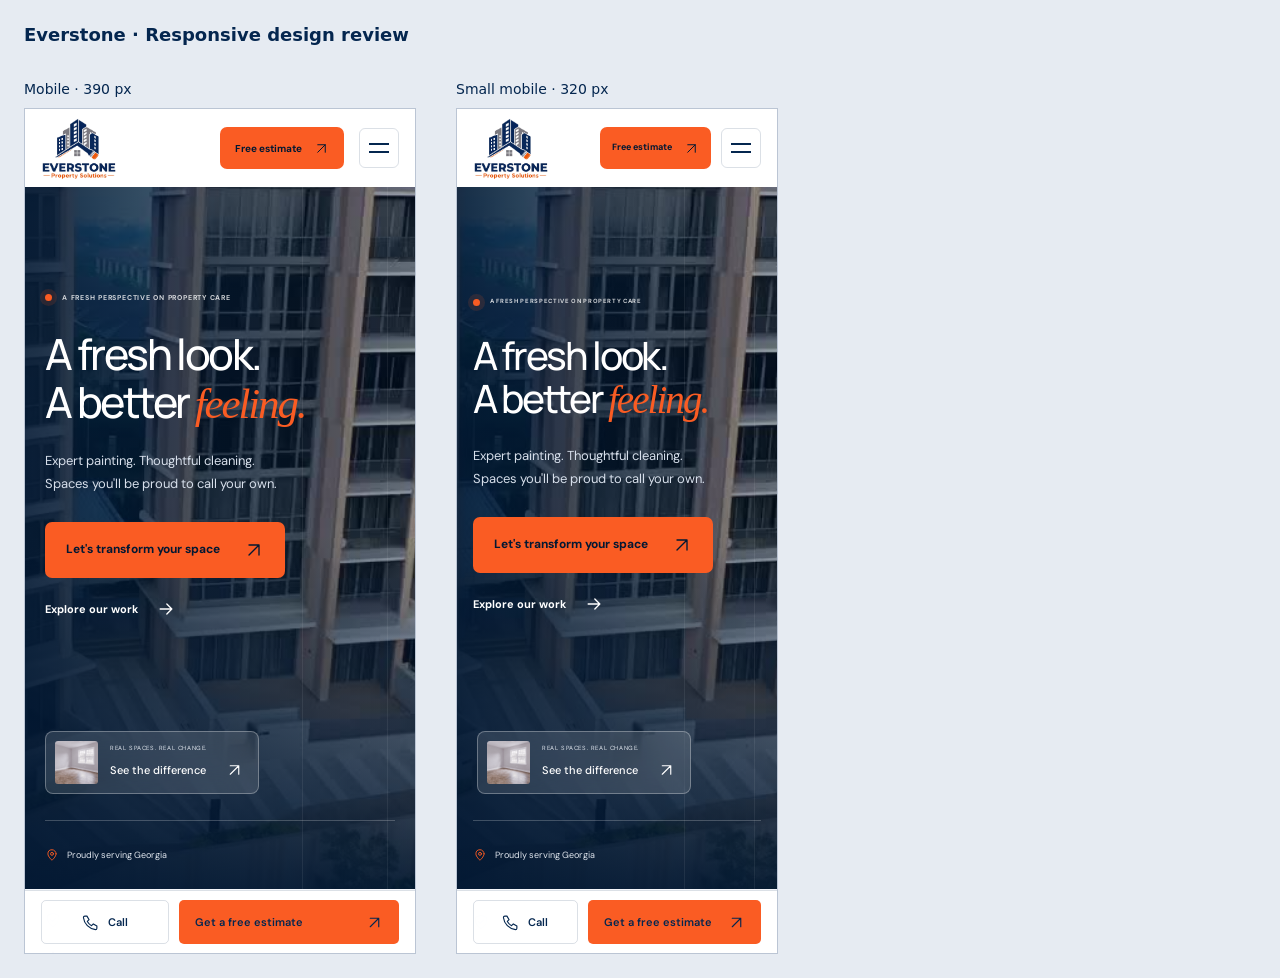
<file: docs/responsive-preview.html>
<!doctype html><html lang="en"><head><meta charset="utf-8"><meta name="robots" content="noindex,nofollow"><title>Everstone responsive design review</title><style>body{margin:0;background:#e6ebf2;color:#04264f;font:16px system-ui}h1{font-size:18px;margin:24px}.frames{display:flex;gap:40px;padding:0 24px 24px}iframe{display:block;height:844px;border:1px solid #bbc5d4;background:white}h2{font-size:14px;font-weight:500}</style></head><body><h1>Everstone · Responsive design review</h1><div class="frames"><section><h2>Mobile · 390 px</h2><iframe title="Mobile preview" src="../index.html?v=54c0b07" width="390"></iframe></section><section><h2>Small mobile · 320 px</h2><iframe title="Small mobile preview" src="../index.html?v=54c0b07" width="320"></iframe></section></div></body></html>
</file>
<file: styles.css>
/* Everstone's original brand palette. */
:root{--navy:#04264F;--navy-deep:#021833;--navy-mid:#123870;--orange:#FA5C23;--orange-dark:#DE4611;--orange-light:#FFDCC8;--white:#fff;--soft:#F4F6FA;--ink:#445271;--line:rgba(4,38,79,.14);--ease:cubic-bezier(.22,1,.36,1);--header:96px}
*{box-sizing:border-box}html{scroll-behavior:smooth;scroll-padding-top:112px}body{margin:0;background:var(--white);color:var(--navy);font-family:'DM Sans',sans-serif;-webkit-font-smoothing:antialiased}body.menu-open{overflow:hidden}button,input,select,textarea{font:inherit}button,a,input,select,textarea{-webkit-tap-highlight-color:transparent}button{color:inherit}button,a{touch-action:manipulation}a{color:inherit;text-decoration:none}img{max-width:100%;display:block}button{cursor:pointer}button:disabled{cursor:default}h1,h2,h3,p,figure{margin:0}h1,h2,h3{font-family:'Manrope',sans-serif}h1,h2{letter-spacing:-.055em}h2{font-size:clamp(36px,4.2vw,59px);font-weight:600;line-height:1.12}h3{letter-spacing:-.04em}em{font-family:Georgia,'Times New Roman',serif;font-weight:400}p{line-height:1.75}::selection{background:var(--orange-light);color:var(--navy)}:focus-visible{outline:3px solid var(--orange);outline-offset:5px;border-radius:3px}[hidden]{display:none!important}.icon-defs{position:absolute;width:0;height:0;overflow:hidden}.icon{display:inline-block;width:22px;height:22px;fill:none;stroke:currentColor;stroke-width:1.6;stroke-linecap:round;stroke-linejoin:round;flex-shrink:0;vertical-align:middle}.container{width:min(1200px,calc(100% - 112px));margin-inline:auto}.section-space{padding-block:112px}.eyebrow{display:flex;align-items:center;gap:12px;font-size:10px;letter-spacing:.16em;font-weight:700;text-transform:uppercase;line-height:1.6}.orange-square{width:7px;height:7px;background:var(--orange);display:inline-block;flex-shrink:0}.live-dot{width:7px;height:7px;display:inline-block;border-radius:50%;background:var(--orange);box-shadow:0 0 0 5px rgba(250,92,35,.13);flex-shrink:0}.sr-only{position:absolute;width:1px;height:1px;padding:0;margin:-1px;overflow:hidden;clip:rect(0,0,0,0);white-space:nowrap;border:0}.js-only{display:none!important}.js .js-only{display:revert!important}.js .js-only[hidden]{display:none!important}.skip-link{position:fixed;top:12px;left:12px;z-index:150;background:var(--navy);color:white;padding:14px 20px;transform:translateY(-150%)}.skip-link:focus{transform:translateY(0)}
.button{display:inline-flex;align-items:center;justify-content:space-between;gap:24px;background:var(--orange);color:var(--navy-deep);border:1px solid transparent;border-radius:7px;padding:19px 24px;font-weight:700;font-size:14px;line-height:1.3;min-height:56px;transition:background .25s,transform .3s var(--ease),box-shadow .3s;position:relative}.button .icon{transition:transform .35s var(--ease);width:20px;height:20px}.button:hover{background:#ff713f;box-shadow:0 8px 24px rgba(250,92,35,.16);transform:translateY(-3px)}.button:hover .icon{transform:translate(2px,-2px)}.button-small{font-size:12px;padding:15px 18px;min-height:48px}.button-outline{background:transparent;border-color:var(--line);color:var(--navy)}.button-outline:hover{background:var(--soft);box-shadow:none}.text-link{display:inline-flex;align-items:center;gap:18px;font-size:13px;font-weight:700;min-height:44px}.text-link .icon{width:20px;transition:transform .3s}.text-link:hover .icon{transform:translateX(5px)}.light{color:white}.round-arrow{display:flex;align-items:center;justify-content:center;width:43px;height:43px;flex-shrink:0;border:1px solid var(--line);border-radius:50%;transition:background .3s,transform .3s}.round-arrow .icon{width:19px}.round-arrow:hover{transform:rotate(45deg);background:var(--orange);border-color:var(--orange)}
/* A readable, anchored navigation over a cinematic first screen. */
.site-header{height:var(--header);position:sticky;top:0;z-index:50;background:rgba(255,255,255,.97);transition:box-shadow .3s;backdrop-filter:blur(18px)}.site-header.scrolled{box-shadow:0 4px 30px rgba(4,38,79,.08)}.header-inner{height:100%;max-width:1440px;width:calc(100% - 64px);margin:auto;display:flex;align-items:center;justify-content:space-between;gap:26px}.brand{display:flex;align-items:center;gap:24px}.brand img{width:89px;height:74px;object-fit:contain}.brand-promise{font-size:11px;line-height:1.6;border-left:1px solid var(--line);padding-left:22px;color:var(--ink)}.brand-promise strong{color:var(--navy);font-weight:600}.desktop-nav{display:flex;gap:32px;margin-left:auto;margin-right:26px;align-items:center}.desktop-nav a{font-size:12px;font-weight:600;position:relative;padding-block:15px}.desktop-nav a:after{content:'';position:absolute;left:0;bottom:7px;height:2px;background:var(--orange);width:100%;transform:scaleX(0);transform-origin:left;transition:transform .3s}.desktop-nav a:hover:after,.desktop-nav a[aria-current]:after{transform:scaleX(1)}.scroll-progress{position:absolute;bottom:0;left:0;width:100%;height:2px;background:var(--orange);transform:scaleX(var(--progress,0));transform-origin:left}.menu-toggle{background:none;border:1px solid var(--line);width:44px;height:44px;align-items:center;justify-content:center;flex-direction:column;gap:6px;border-radius:6px}.js .menu-toggle{display:none!important}.menu-toggle span{height:2px;width:20px;background:var(--navy);transition:transform .3s}.menu-toggle[aria-expanded=true] span:first-child{transform:translateY(4px) rotate(45deg)}.menu-toggle[aria-expanded=true] span:last-child{transform:translateY(-4px) rotate(-45deg)}.mobile-menu{position:fixed;inset:var(--header) 0 0;background:var(--soft);z-index:45;padding:45px 28px 100px;overflow:auto}.mobile-menu>a{display:flex;justify-content:space-between;align-items:center;font-family:'Manrope',sans-serif;font-size:30px;font-weight:600;letter-spacing:-.04em;padding:22px 0;border-bottom:1px solid var(--line)}.mobile-menu>a span{font-size:13px;font-weight:400;color:var(--ink)}.mobile-menu .eyebrow{margin-bottom:22px}.mobile-menu .mobile-phone{font-size:18px;border-bottom:0;color:var(--navy-mid)}
.hero{min-height:700px;height:calc(100svh - var(--header));max-height:900px;position:relative;isolation:isolate;overflow:hidden;background:var(--navy-deep);color:white;display:flex;flex-direction:column;justify-content:center}.hero-media,.hero-shade,.hero-lines{position:absolute;inset:0;z-index:-1}.hero-media{overflow:hidden}.hero-media img,.hero-media video{position:absolute;width:100%;height:100%;object-fit:cover;object-position:center;transform:scale(1.03)}.hero-media video{opacity:0;transition:opacity 1s}.hero-media video.is-playing{opacity:1}.hero-shade{background:linear-gradient(90deg,rgba(2,24,51,.91) 0%,rgba(2,24,51,.76) 38%,rgba(2,24,51,.12) 100%),linear-gradient(0deg,rgba(2,24,51,.8),transparent 35%)}.hero-lines{left:auto;width:30%;border-left:1px solid rgba(255,255,255,.1);border-right:1px solid rgba(255,255,255,.1);right:4.2%;opacity:.65}.hero-main{padding:74px 0 155px;position:relative;z-index:2}.hero-intro{color:rgba(255,255,255,.8);font-size:10px;margin-bottom:29px}.hero h1{font-size:clamp(64px,7.35vw,106px);font-weight:500;line-height:1.075;max-width:980px}.title-line{display:block}.hero h1 em{color:var(--orange);letter-spacing:-.05em}.hero-copy{font-size:16px;color:#d7dfeb;margin:28px 0 30px;line-height:1.8}.hero-actions{display:flex;align-items:center;gap:32px}.hero-actions .button{min-width:256px}.hero-actions .text-link{font-size:12px}.hero-bottom{position:absolute;bottom:0;left:0;right:0;height:83px;border-top:1px solid rgba(255,255,255,.22);display:flex;align-items:center;justify-content:space-between;color:#e0e6ee;font-size:11px;gap:20px;z-index:3}.hero-bottom>span{display:flex;gap:8px;align-items:center}.hero-bottom .icon{width:16px;height:16px;color:var(--orange)}.scroll-cue{display:flex;align-items:center;gap:15px;color:#c9d1df}.scroll-cue>span{display:flex;align-items:center;justify-content:center;width:30px;height:30px;border:1px solid rgba(255,255,255,.3);border-radius:50%;transition:transform .3s}.scroll-cue:hover>span{transform:translateY(4px)}.js .video-control{display:flex!important;align-items:center;justify-content:center;gap:9px}.video-control{color:white;font-size:10px;letter-spacing:.02em;background:rgba(255,255,255,.08);border:1px solid rgba(255,255,255,.25);border-radius:30px;padding:10px 14px;min-width:107px;min-height:40px}.play-symbol{font-size:11px;width:12px}.hero-project{position:absolute;bottom:134px;right:max(56px,calc((100vw - 1200px)/2));display:flex;gap:15px;align-items:center;padding:12px 19px 12px 12px;border:1px solid rgba(255,255,255,.3);background:rgba(255,255,255,.12);border-radius:8px;backdrop-filter:blur(18px);transition:background .3s,transform .3s;z-index:3}.hero-project:hover{background:rgba(255,255,255,.2);transform:translateY(-4px)}.project-peek{display:block;width:68px;height:65px;background:url('work-1-512.png') 96% 60%/225% auto;border-radius:3px}.hero-project small{font-size:8px;letter-spacing:.1em;color:#e0e6ee;display:block;margin-bottom:11px}.hero-project strong{font-weight:500;font-size:13px;display:flex;gap:28px;align-items:center}.hero-project .icon{width:17px}.trust-strip{border-bottom:1px solid var(--line);background:var(--soft)}.trust-inner{display:flex;align-items:center;justify-content:space-between;gap:20px;min-height:90px;font-size:11px}.trust-inner>span{display:flex;align-items:center;gap:10px}.trust-inner .icon{width:19px;height:19px;color:var(--navy)}.trust-last{border-left:1px solid var(--line);padding-left:28px;color:var(--ink);gap:4px!important}.trust-last strong{font-weight:600;color:var(--navy)}
/* Services: honest project imagery, generous space and purposeful movement. */
.section-heading{display:flex;align-items:flex-end;justify-content:space-between;gap:60px;margin-bottom:48px}.section-heading .eyebrow,.why-intro .eyebrow{margin-bottom:24px}.muted-heading{color:#79869b}.heading-aside{max-width:300px;padding-bottom:4px}.heading-aside p{font-size:14px;color:var(--ink);margin-bottom:15px}.service-grid{display:grid;grid-template-columns:repeat(2,minmax(0,1fr));gap:28px}.service-card{border:1px solid var(--line);border-radius:10px;overflow:hidden;background:#fff;transition:box-shadow .4s,transform .4s}.service-card:hover{box-shadow:0 20px 45px rgba(4,38,79,.07)}.service-photo{height:280px;position:relative;overflow:hidden;background:var(--soft)}.service-photo:before{content:'';position:absolute;inset:0;background-size:214% auto;background-position:96% 65%;transition:transform .9s var(--ease)}.painting-photo:before{background-image:url('work-1-1024.png')}.cleaning-photo:before{background-image:url('work-2-1024.png');background-size:219% auto;background-position:94.5% 100%}.service-card:hover .service-photo:before{transform:scale(1.045)}.service-photo:after{content:'';position:absolute;inset:0;background:linear-gradient(0deg,rgba(2,24,51,.55),transparent 60%);pointer-events:none}.photo-category{position:absolute;bottom:24px;left:28px;color:#fff;font-size:8px;letter-spacing:.12em;font-weight:600;z-index:1}.service-number{position:absolute;right:22px;top:20px;color:white;background:rgba(2,24,51,.5);border:1px solid rgba(255,255,255,.3);border-radius:50%;width:34px;height:34px;display:flex;align-items:center;justify-content:center;font-size:11px;backdrop-filter:blur(8px)}.service-body{padding:29px 30px 16px}.service-title{display:flex;align-items:center;justify-content:space-between;margin-bottom:16px}.service-title h3{font-size:28px;font-weight:600}.service-title .icon{color:var(--orange);width:26px;height:26px}.service-body>p{color:var(--ink);font-size:13px;max-width:440px;min-height:69px}.service-tags{display:flex;flex-wrap:wrap;gap:7px;list-style:none;padding:0;margin:22px 0 28px}.service-tags li{border:1px solid var(--line);border-radius:4px;padding:6px 9px;font-size:9px;color:var(--ink)}.service-link{display:flex;justify-content:space-between;align-items:center;gap:18px;font-size:12px;font-weight:600;padding:17px 0 4px;border-top:1px solid var(--line)}.service-link:hover .round-arrow{background:var(--orange);border-color:var(--orange);transform:rotate(45deg)}
/* The comparison uses the original photos without modifying the work shown. */
.work-section{background:var(--navy);color:white;position:relative}.work-section h2 em{color:var(--orange-light)}.work-section .heading-aside p{color:#b5c3d5}.work-section .eyebrow{color:#c2cee0}.work-hint{display:flex;gap:12px;align-items:center;font-size:11px;color:#e5eaf1}.work-hint>span{font-size:23px;color:var(--orange)}.work-layout{display:grid;grid-template-columns:minmax(0,1.75fr) minmax(280px,1fr);gap:38px;align-items:start}.comparison-wrap{min-width:0}.comparison{aspect-ratio:1.45;position:relative;overflow:hidden;border-radius:8px;background:#dde0e5;isolation:isolate}.compare-photo{position:absolute;inset:0;background-image:var(--photo);background-size:var(--photo-size) auto;background-repeat:no-repeat;background-position:var(--after-x) var(--photo-y)}.compare-photo.before{background-position:var(--before-x) var(--photo-y);clip-path:inset(0 calc(100% - var(--split)) 0 0)}.compare-label{position:absolute;top:19px;color:#fff;background:rgba(2,24,51,.68);backdrop-filter:blur(8px);padding:8px 13px;border:1px solid rgba(255,255,255,.2);border-radius:4px;font-size:8px;letter-spacing:.13em;pointer-events:none}.label-before{left:18px}.label-after{right:18px}.compare-handle{position:absolute;inset:0 auto 0 var(--split);width:2px;background:white;transform:translateX(-1px);pointer-events:none}.compare-handle>span{width:47px;height:47px;position:absolute;top:50%;left:50%;transform:translate(-50%,-50%);display:flex;gap:6px;align-items:center;justify-content:center;background:white;border-radius:50%;color:var(--navy);font-size:22px;box-shadow:0 4px 14px #04264f30}.compare-handle i{display:block;height:15px;border-right:1px solid var(--line)}.compare-range{position:absolute;inset:0;width:100%;height:100%;margin:0;opacity:0;cursor:ew-resize;touch-action:pan-y}.comparison:focus-within{outline:3px solid var(--orange);outline-offset:5px}.comparison-footer{display:flex;justify-content:space-between;gap:16px;margin-top:18px;align-items:center;font-size:12px}.comparison-footer>span{font-weight:600}.comparison-footer a{font-size:10px;color:#c0cddd;display:flex;align-items:center;gap:8px;padding:8px 0}.comparison-footer .icon{width:14px;height:14px}.project-list{display:flex;flex-direction:column;gap:8px}.js .project-choice{display:flex!important;align-items:center;gap:15px}.project-choice{border:1px solid transparent;border-bottom-color:rgba(255,255,255,.12);border-radius:6px;background:transparent;text-align:left;color:white;padding:13px 14px;transition:background .3s,border-color .3s;min-height:86px;width:100%}.project-choice:hover{background:rgba(255,255,255,.06)}.project-choice.active{background:rgba(255,255,255,.09);border-color:rgba(255,255,255,.2);box-shadow:inset 2px 0 var(--orange)}.project-thumb{width:55px;height:55px;border-radius:3px;flex-shrink:0;background-size:230% auto;background-position:95% 65%;background-repeat:no-repeat}.thumb-1{background-image:url('work-1-512.png')}.thumb-2{background-image:url('work-2-512.png');background-size:300%;background-position:80% 85%}.thumb-3{background-image:url('work-3-512.png');background-size:300%;background-position:93% 65%}.thumb-4{background-image:url('work-4-512.png');background-size:300%;background-position:93% 65%}.project-choice small{font-size:7px;letter-spacing:.09em;color:#adbed3;display:block;margin-bottom:9px}.project-choice strong{display:block;font-weight:500;font-size:13px}.project-choice>.icon{width:16px;margin-left:auto;color:#a8bdd3;transition:transform .3s}.project-choice.active>.icon{color:var(--orange);transform:rotate(45deg)}.project-note{display:flex;gap:14px;align-items:center;padding:20px 14px 0}.project-note>.icon{color:var(--orange);width:28px;height:28px}.project-note p{font-size:11px;color:#b7c7db;line-height:1.8}.project-note a{color:white}
.why-intro{max-width:950px}.why-intro>p:last-child{max-width:610px;font-size:14px;color:var(--ink);margin-top:26px}.values-grid{display:grid;grid-template-columns:repeat(3,minmax(0,1fr));margin-top:60px;gap:42px}.value{border-top:1px solid var(--line);padding-top:25px}.value-top{display:flex;justify-content:space-between;align-items:center;margin-bottom:25px}.value-top .icon{width:28px;height:28px;color:var(--orange)}.value-top small{font-size:11px;color:#7c889b}.value h3{font-size:21px;font-weight:600;margin-bottom:14px}.value p{font-size:13px;color:var(--ink)}.georgia-strip{margin-top:76px;display:flex;gap:23px;align-items:center;padding:35px;background:var(--soft);border-radius:9px}.georgia-icon{width:60px;height:60px;border:1px solid var(--line);border-radius:50%;display:flex;align-items:center;justify-content:center;flex-shrink:0}.georgia-icon .icon{width:27px;height:27px}.georgia-strip .eyebrow{font-size:8px;margin-bottom:7px}.georgia-strip h3{font-size:23px;font-weight:600}.georgia-strip>p{margin-left:auto;font-size:11px;color:var(--ink)}.georgia-strip>.round-arrow{margin-left:15px;background:var(--orange);border-color:var(--orange)}
.contact-section{background:var(--navy-deep);color:white;position:relative;overflow:hidden;isolation:isolate}.contact-orbit{position:absolute;width:680px;height:680px;border:1px solid rgba(255,255,255,.06);border-radius:50%;top:70px;left:-330px;z-index:-1}.contact-orbit:before,.contact-orbit:after{content:'';position:absolute;inset:45px;border:1px solid rgba(255,255,255,.06);border-radius:50%}.contact-orbit:after{inset:95px}.contact-layout{display:grid;grid-template-columns:minmax(0,1.2fr) minmax(0,1fr);gap:100px;align-items:center}.contact-intro>.eyebrow{margin-bottom:28px;font-size:9px;color:#bcc9da}.contact-intro h2{font-size:clamp(55px,6vw,86px);line-height:1.04;font-weight:500}.contact-intro h2 em{color:var(--orange)}.contact-intro>p:not(.eyebrow){font-size:14px;color:#b3c1d3;margin-top:28px}.direct-contact{margin-top:45px;max-width:350px}.direct-contact>a{display:flex;align-items:center;gap:18px;border-top:1px solid rgba(255,255,255,.16);padding:20px 0;font-size:16px}.direct-contact>a>.icon:first-child{color:var(--orange);width:22px}.direct-contact small{font-size:7px;letter-spacing:.15em;display:block;color:#a6b8cd;margin-bottom:7px}.direct-contact>a>.icon:last-child{margin-left:auto;width:18px;color:#afc1d7;transition:transform .3s}.direct-contact>a:hover>.icon:last-child{transform:translate(3px,-3px)}.estimate-card{background:white;color:var(--navy);border-radius:10px;padding:35px;box-shadow:0 20px 60px rgba(0,0,0,.12)}.estimate-eyebrow{display:flex;align-items:center;gap:11px;font-size:8px;letter-spacing:.13em;font-weight:600}.estimate-eyebrow .live-dot{width:5px;height:5px}.estimate-card h3{font-size:30px;font-weight:600;line-height:1.18;margin:24px 0 12px}.estimate-card>p{font-size:10px;color:var(--ink)}.estimate-fields{margin-top:22px}.estimate-fields label{display:block;font-size:10px;font-weight:600;margin:16px 0 8px}.estimate-fields label>span{font-weight:400;color:var(--ink)}.estimate-fields select,.estimate-fields textarea{display:block;width:100%;color:var(--navy);background:var(--soft);border:1px solid var(--line);border-radius:5px;padding:12px;font-size:12px;line-height:1.4;max-width:100%}.estimate-fields textarea{resize:vertical;min-height:76px;max-height:240px}.estimate-fields textarea::placeholder{color:#66748b}.estimate-send{display:flex;width:100%;font-size:12px;margin-top:11px;min-height:48px;padding:14px 18px}.estimate-fields+.estimate-send{margin-top:20px}.estimate-card .estimate-note{text-align:center;font-size:9px;line-height:1.6;margin-top:15px}
.footer{padding-top:52px;background:white}.footer-top{display:grid;grid-template-columns:130px 1fr 150px 150px;gap:40px;align-items:center;padding-bottom:40px}.footer-brand img{width:130px;height:116px;object-fit:contain}.footer-top>p{font-family:'Manrope',sans-serif;font-size:25px;line-height:1.35;letter-spacing:-.04em;color:#79869b}.footer-top>p strong{font-weight:500;color:var(--navy)}.footer-links,.footer-social{display:flex;flex-direction:column;gap:4px;font-size:11px;align-items:flex-start}.footer-links a,.footer-social a{display:flex;align-items:center;gap:30px;min-height:34px}.footer-links a:hover,.footer-social a:hover{color:var(--orange-dark)}.footer-social .icon{width:14px;height:14px}.footer-bottom{border-top:1px solid var(--line);padding:23px 0;display:flex;align-items:center;justify-content:space-between;gap:20px;font-size:8px;color:var(--ink)}.footer-bottom>span:nth-child(2){display:flex;align-items:center;gap:8px}.footer-dot{height:4px;width:4px;background:var(--orange);border-radius:50%}.footer-bottom>a{color:var(--navy);padding:8px 0}.mobile-contact{display:none}
/* Progressive enhancement: all content remains visible without scripting. */
.js .reveal[data-pending]{opacity:0;transform:translateY(30px)}.js .reveal{transition:opacity .85s var(--ease) var(--delay,0ms),transform .85s var(--ease) var(--delay,0ms)}.js .hero-intro{animation:enter .85s var(--ease) both}.js .title-line{animation:enter 1.1s var(--ease) .1s both}.js .title-line:nth-child(2){animation-delay:.2s}.js .hero-copy{animation:enter 1s var(--ease) .3s both}.js .hero-actions{animation:enter 1s var(--ease) .4s both}.js .hero-project{animation:enter 1s var(--ease) .6s both}@keyframes enter{from{opacity:0;transform:translateY(24px)}to{opacity:1;transform:translateY(0)}}
@media(min-width:1600px){.hero-main{padding-bottom:175px}}
@media(max-width:1150px){.container{width:calc(100% - 80px)}.brand-promise{display:none}.desktop-nav{gap:24px;margin-right:10px}.hero-project{right:40px;bottom:116px}.hero-project .project-peek{width:52px;height:52px}.hero-project strong{gap:15px;font-size:11px}.hero-project small{font-size:6px}.hero-main{padding-bottom:140px}.trust-last{display:none!important}.trust-inner{justify-content:space-around}.work-layout{gap:25px;grid-template-columns:minmax(0,1.65fr) minmax(270px,1fr)}.project-choice{padding:9px;min-height:74px}.project-thumb{width:45px;height:45px}.project-choice strong{font-size:12px}.project-choice small{font-size:6px}.project-note{padding-top:14px}.contact-layout{gap:55px}.footer-top{gap:30px}}
@media(max-width:900px){:root{--header:84px}.header-inner{width:calc(100% - 44px)}.brand img{height:65px;width:80px}.desktop-nav{display:none}.header-cta{margin-left:auto}.js .menu-toggle{display:flex!important}.container{width:calc(100% - 56px)}.section-space{padding-block:80px}.hero{min-height:720px;max-height:900px}.hero-main{padding-top:70px;padding-bottom:210px}.hero h1{font-size:clamp(58px,8.2vw,78px)}.hero-project{left:28px;right:auto;bottom:110px}.hero-project .project-peek{width:52px;height:48px}.hero-project small{font-size:7px}.hero-project strong{font-size:12px}.hero-bottom{height:76px}.hero-bottom .scroll-cue{display:none}.section-heading{gap:35px}.heading-aside{max-width:255px}.service-photo{height:235px}.service-body{padding:23px 22px 14px}.service-title h3{font-size:24px}.service-tags{gap:5px}.service-tags li{font-size:8px}.service-body>p{min-height:90px}.work-layout{grid-template-columns:1fr}.comparison{aspect-ratio:1.6}.project-list{display:grid;grid-template-columns:repeat(2,minmax(0,1fr));gap:12px}.project-choice{padding:13px}.project-choice strong{font-size:13px}.project-choice small{font-size:7px}.project-note{grid-column:1/-1;padding-top:5px}.values-grid{gap:25px}.value h3{font-size:18px}.georgia-strip{padding:27px;gap:18px}.georgia-strip h3{font-size:20px}.georgia-strip>p{font-size:10px}.georgia-icon{width:44px;height:44px}.contact-layout{gap:35px}.contact-intro h2{font-size:60px}.estimate-card{padding:27px}.estimate-card h3{font-size:27px}.direct-contact>a{font-size:13px}.footer-top{grid-template-columns:100px 1fr 100px 100px;gap:25px}.footer-top>p{font-size:21px}.footer-bottom{flex-wrap:wrap}.footer-bottom>span:nth-child(2){display:none}}
@media(max-width:640px){:root{--header:78px}html{scroll-padding-top:94px}.header-inner{width:calc(100% - 32px);gap:15px}.brand img{height:62px;width:76px}.header-cta{font-size:10px;padding:12px 14px;min-height:42px;gap:12px}.header-cta .icon{width:15px;height:15px}.menu-toggle{width:40px;height:40px}.container{width:calc(100% - 40px)}.section-space{padding-block:68px}.hero{min-height:640px;height:calc(100svh - 142px);max-height:820px}.hero-shade{background:linear-gradient(90deg,rgba(2,24,51,.9),rgba(2,24,51,.42)),linear-gradient(0deg,rgba(2,24,51,.9),transparent 50%)}.hero-lines{width:22%;right:7%}.hero-media img,.hero-media video{object-position:66% center}.hero-main{padding:49px 0 205px}.hero-intro{font-size:7px;letter-spacing:.11em;margin-bottom:27px;gap:10px}.hero h1{font-size:clamp(43px,10.8vw,68px);line-height:1.1;letter-spacing:-.06em}.hero-copy{font-size:13px;margin:22px 0 26px;line-height:1.8}.hero-actions{align-items:flex-start;flex-direction:column;gap:12px}.hero-actions .button{font-size:12px;min-height:52px;min-width:240px;padding:17px 20px}.hero-actions .text-link{font-size:11px;min-height:38px}.hero-project{left:20px;bottom:95px;padding:9px 15px 9px 9px;gap:12px}.hero-project .project-peek{width:43px;height:43px}.hero-project small{font-size:6px;margin-bottom:7px}.hero-project strong{font-size:11px;gap:20px}.hero-bottom{height:69px;font-size:9px;gap:10px}.hero-bottom .icon{width:14px;height:14px}.video-control{font-size:8px;min-width:92px;min-height:36px;padding:9px 10px}.trust-inner{padding-block:21px;min-height:100px;display:grid;grid-template-columns:1fr 1fr;gap:17px 12px;font-size:9px}.trust-inner>span{gap:7px}.trust-inner>span:nth-child(3){grid-column:1/-1}.trust-inner .icon{width:16px;height:16px}.section-heading{display:block;margin-bottom:32px}.section-heading .eyebrow,.why-intro .eyebrow{font-size:8px;margin-bottom:20px}h2{font-size:36px;line-height:1.13;letter-spacing:-.05em}.heading-aside{max-width:none;margin-top:24px}.heading-aside p{font-size:12px;margin-bottom:9px}.text-link{font-size:12px}.service-grid{grid-template-columns:1fr;gap:24px}.service-photo{height:245px}.service-body{padding:25px 24px 17px}.service-title h3{font-size:25px}.service-body>p{font-size:12px;min-height:0}.service-tags li{font-size:8px}.service-tags{margin:20px 0}.service-link{font-size:11px}.photo-category{font-size:7px;left:24px;bottom:20px}.comparison{aspect-ratio:1.12}.compare-photo{background-size:calc(var(--photo-size) * 1.2) auto}.compare-photo.before{background-position:calc(var(--before-x) + 5%) var(--photo-y)}.compare-photo.after{background-position:calc(var(--after-x) - 5%) var(--photo-y)}.compare-label{top:13px;font-size:7px;padding:7px 10px}.label-before{left:12px}.label-after{right:12px}.compare-handle>span{height:40px;width:40px}.comparison-footer{font-size:10px;margin-top:12px;gap:10px}.comparison-footer a{font-size:8px;gap:5px}.project-list{gap:8px}.project-choice{padding:10px;gap:9px!important;min-height:73px}.project-thumb{width:36px;height:42px}.project-choice strong{font-size:10px}.project-choice small{font-size:5px;letter-spacing:.04em;line-height:1.5;margin-bottom:4px}.project-choice>.icon{display:none}.project-note{padding:16px 3px 0}.work-hint{font-size:10px}.values-grid{grid-template-columns:1fr;gap:30px;margin-top:35px}.value{padding-top:20px}.value-top{margin-bottom:18px}.value h3{font-size:22px}.value p{font-size:12px;max-width:420px}.why-intro>p:last-child{font-size:12px;margin-top:22px}.georgia-strip{margin-top:45px;padding:24px;gap:15px;flex-wrap:wrap}.georgia-strip h3{font-size:18px}.georgia-strip .eyebrow{font-size:6px}.georgia-strip>p{margin-left:0;width:calc(100% - 65px);padding-top:5px;font-size:10px}.georgia-strip>.round-arrow{margin-left:auto}.contact-layout{grid-template-columns:1fr;gap:40px}.contact-intro>.eyebrow{font-size:7px;margin-bottom:25px}.contact-intro h2{font-size:61px}.contact-intro>p:not(.eyebrow){font-size:12px;margin-top:24px}.direct-contact{margin-top:25px;max-width:none}.direct-contact>a{font-size:15px;padding:19px 0}.estimate-card{padding:27px}.estimate-card h3{font-size:29px}.estimate-fields select,.estimate-fields textarea{font-size:16px}.estimate-fields label{font-size:11px}.estimate-card>p{font-size:11px}.estimate-send{font-size:13px}.estimate-card .estimate-note{font-size:10px}.footer{padding:38px 0 80px}.footer-top{grid-template-columns:100px 1fr;gap:25px;padding-bottom:30px}.footer-brand img{height:95px;width:107px}.footer-top>p{font-size:24px}.footer-links,.footer-social{font-size:11px}.footer-bottom{display:block;font-size:8px;line-height:1.8;padding:22px 0 0}.footer-bottom>a{display:inline-block;margin-top:14px;font-size:10px}.mobile-contact{display:flex;position:fixed;z-index:40;bottom:0;left:0;right:0;border-top:1px solid var(--line);padding:9px 16px max(9px,env(safe-area-inset-bottom));background:rgba(255,255,255,.97);backdrop-filter:blur(16px);gap:10px;transition:transform .3s var(--ease)}.mobile-contact>a{display:flex;align-items:center;justify-content:center;gap:9px;min-height:44px;font-size:11px;font-weight:600;padding:10px 16px;border-radius:5px}.mobile-contact>a:first-child{border:1px solid var(--line);flex:1}.mobile-contact>a:last-child{background:var(--orange);flex:2;justify-content:space-between}.mobile-contact .icon{width:17px;height:17px}.menu-open .mobile-contact,.contact-in-view .mobile-contact{transform:translateY(120%)}body{padding-bottom:0}}
@media(max-width:370px){.hero-intro{font-size:6px}.hero h1{font-size:39px}.header-inner{gap:10px}.header-cta{padding:11px;font-size:9px}.container{width:calc(100% - 32px)}.project-choice{padding:8px}.project-thumb{width:31px}.project-choice strong{font-size:9px}.service-tags li{font-size:7px}.estimate-card{padding:23px}.georgia-strip{padding:20px}.georgia-strip h3{font-size:16px}.contact-intro h2{font-size:53px}}
@media(prefers-reduced-motion:reduce){html{scroll-behavior:auto}*,*:before,*:after{animation:none!important;transition:none!important}.js .reveal[data-pending]{opacity:1;transform:none}.hero-media img,.hero-media video{transform:none}}
@media print{.site-header,.hero-media video,.hero-actions,.hero-project,.hero-bottom,.mobile-menu,.mobile-contact,.estimate-fields,.estimate-send,.video-control{display:none!important}.hero{height:auto;min-height:0;color:var(--navy);background:white}.hero-main{padding:40px 0}.hero-media,.hero-shade,.hero-lines{display:none}.hero h1{font-size:48px}.hero-copy,.hero-intro{color:var(--ink)}.section-space{padding-block:30px}.reveal{opacity:1!important;transform:none!important}.work-section,.contact-section{print-color-adjust:exact;-webkit-print-color-adjust:exact}.service-card,.comparison,.value,.estimate-card{break-inside:avoid}.container{width:92%}.footer{padding-bottom:0}}
</file>
